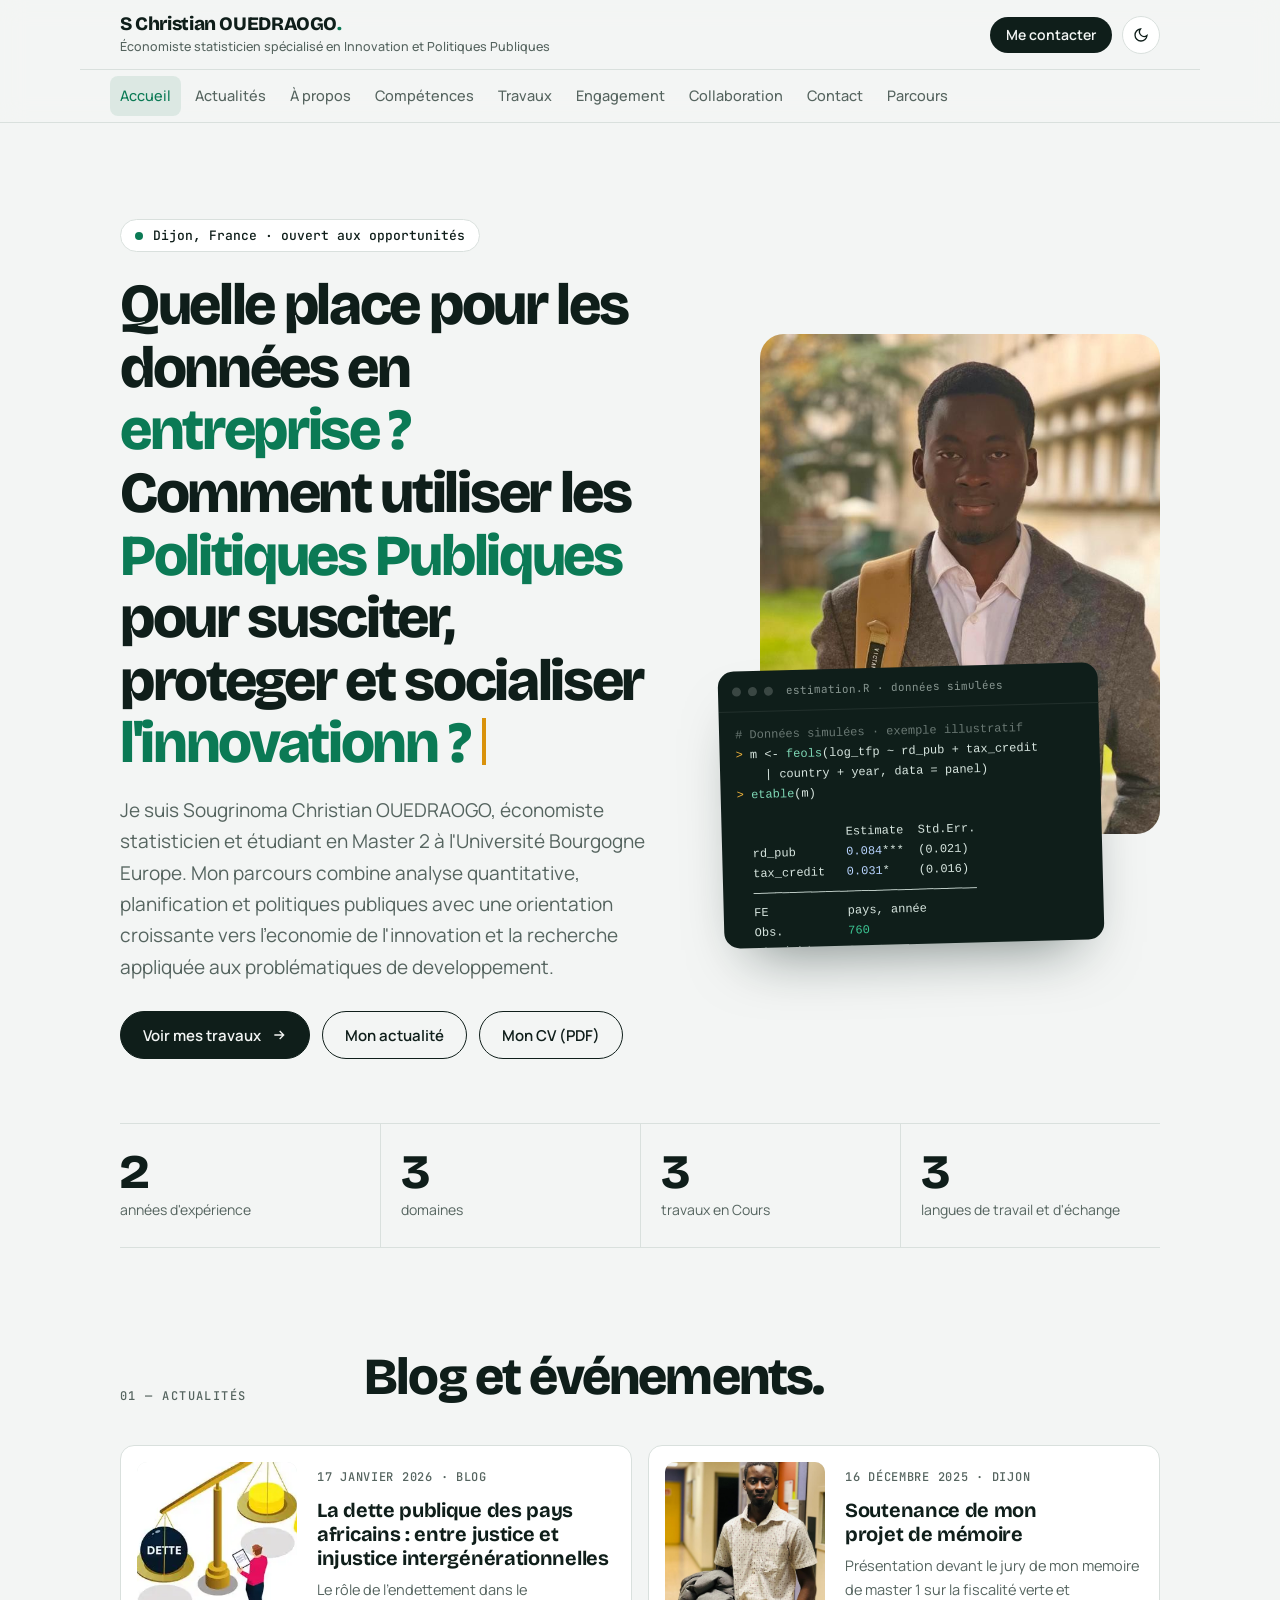
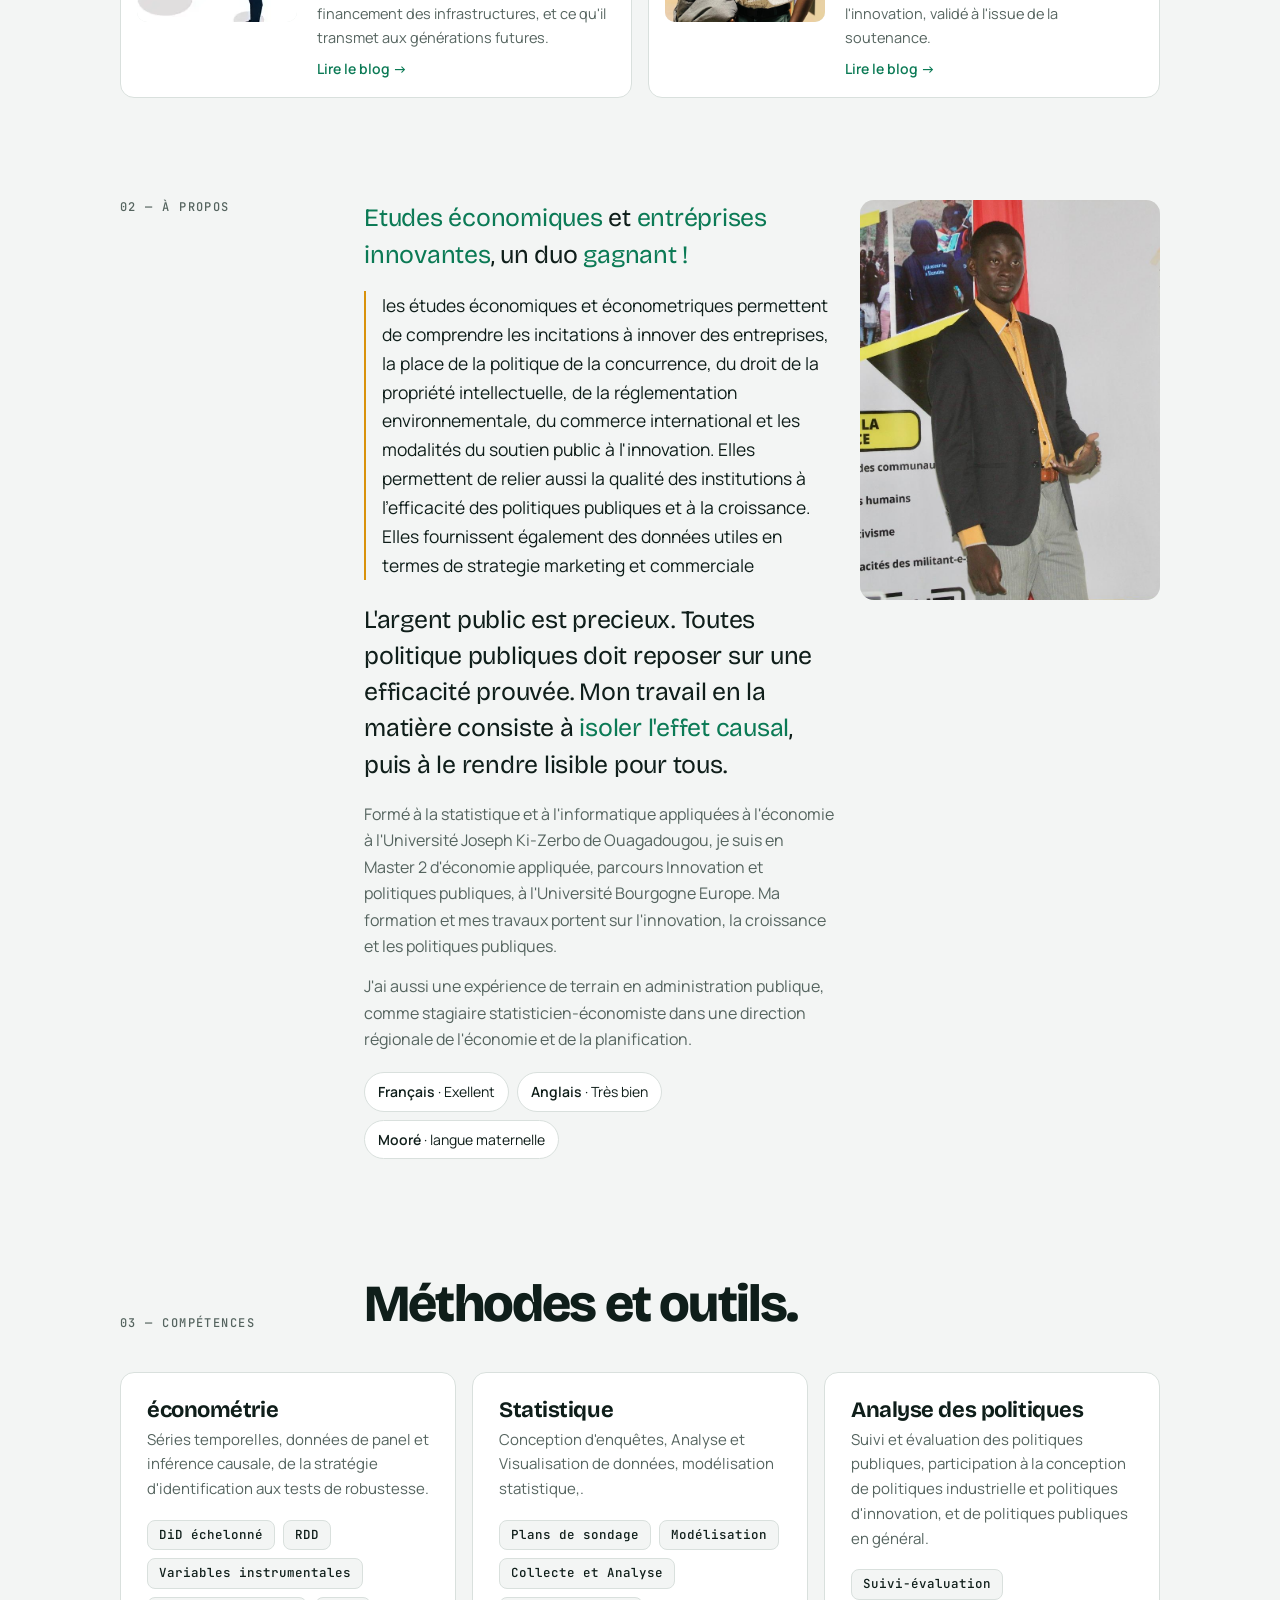
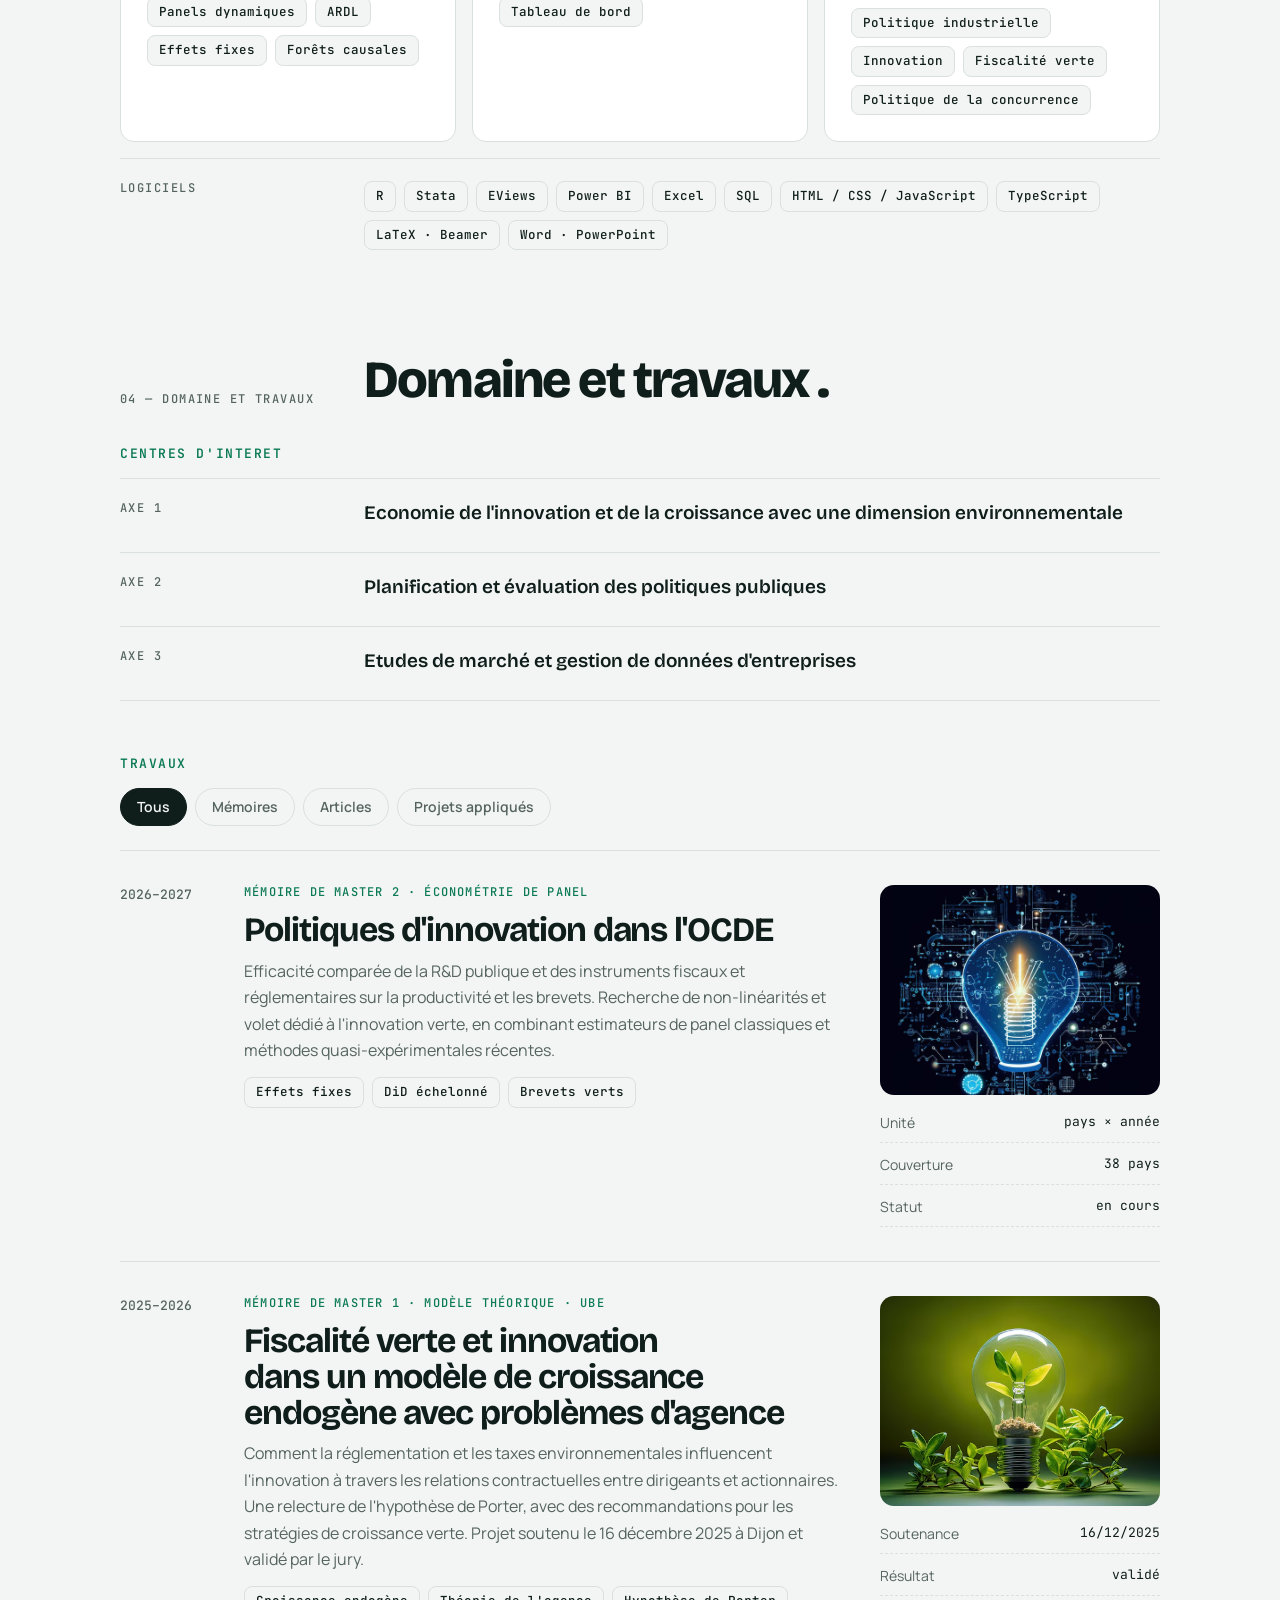
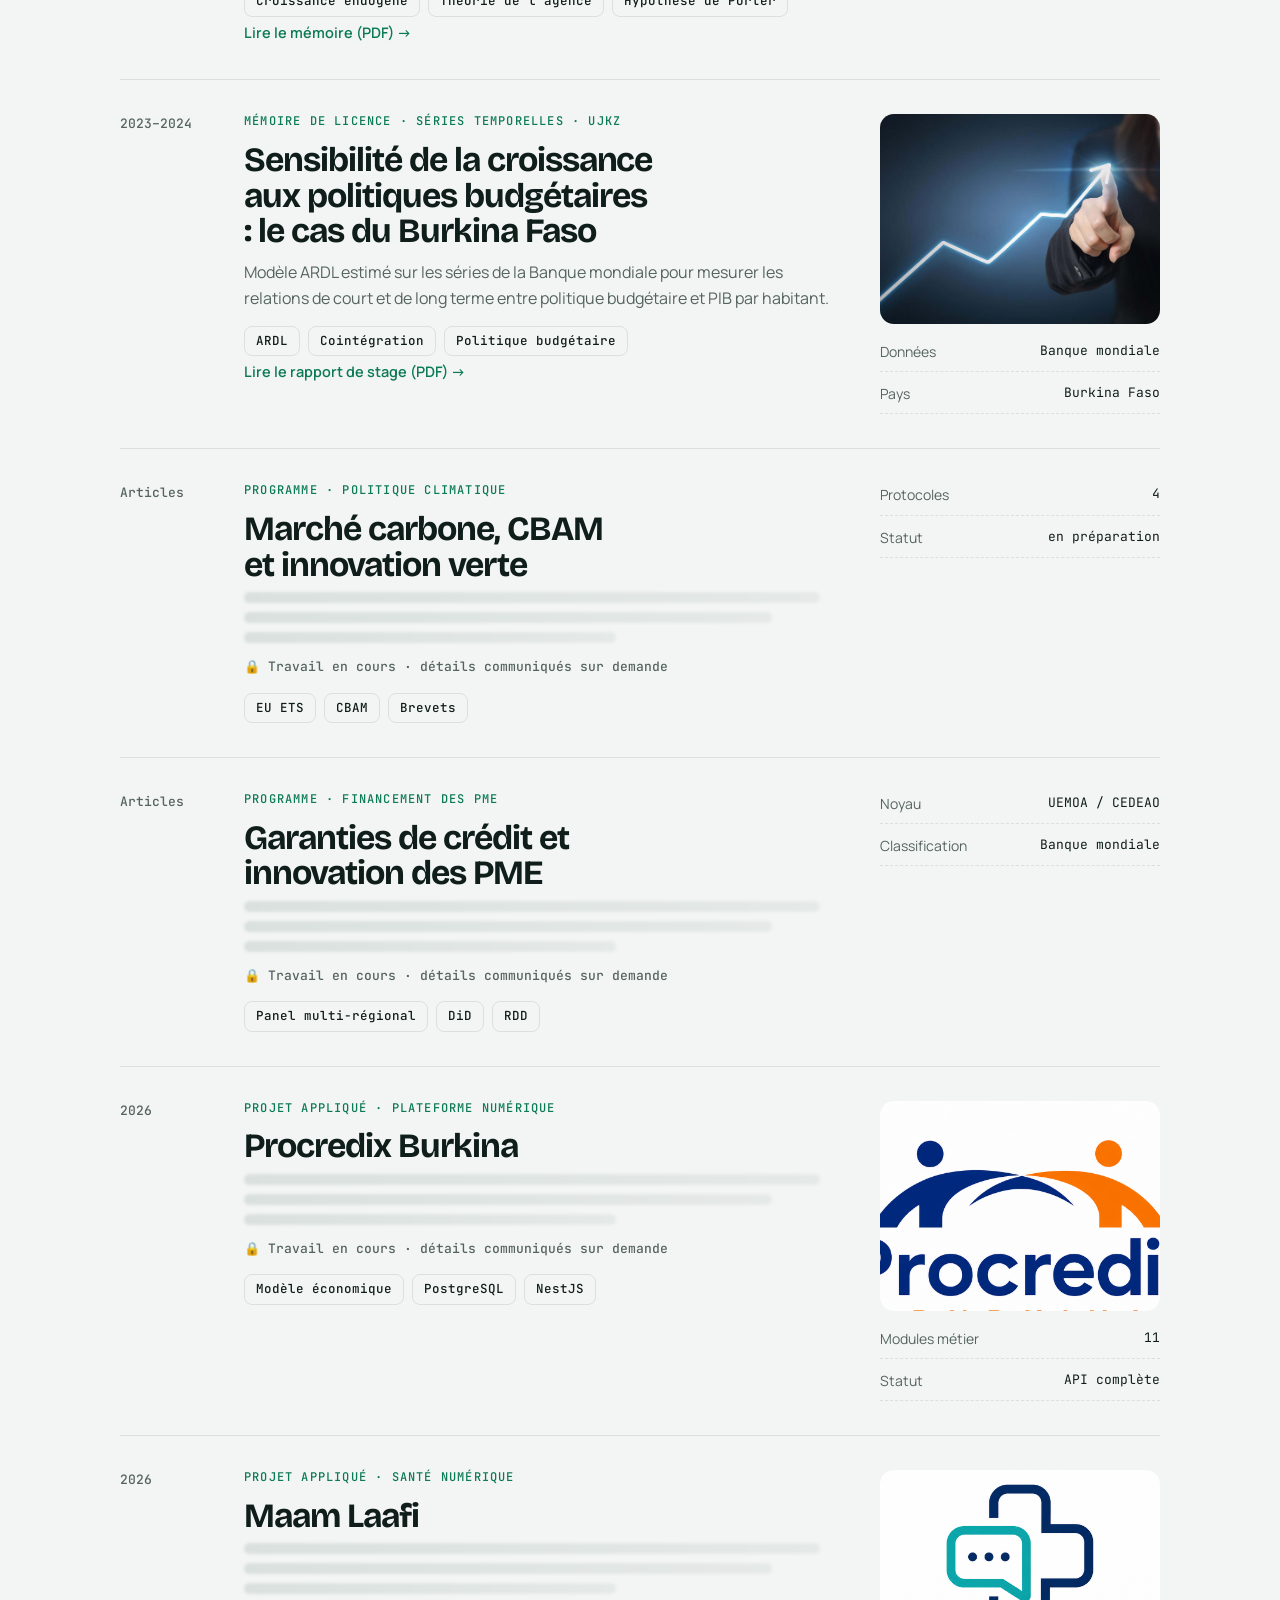
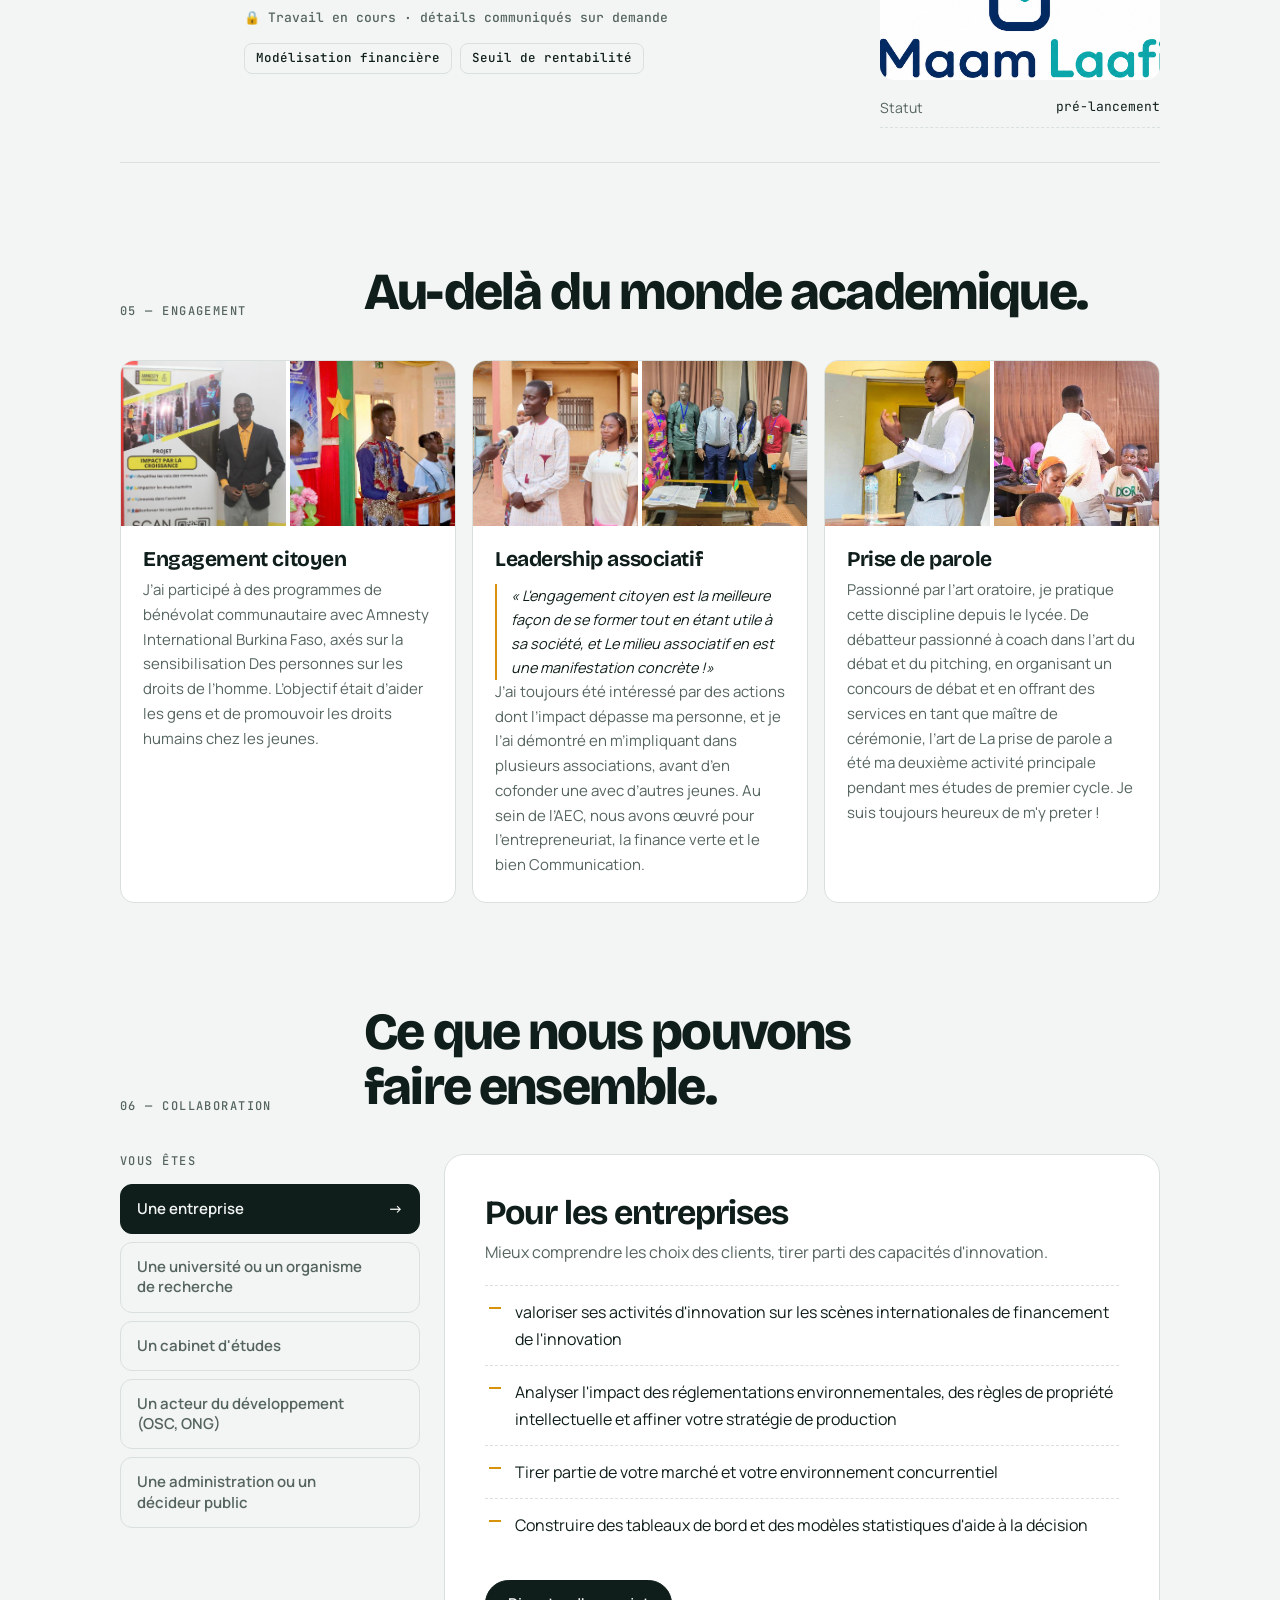
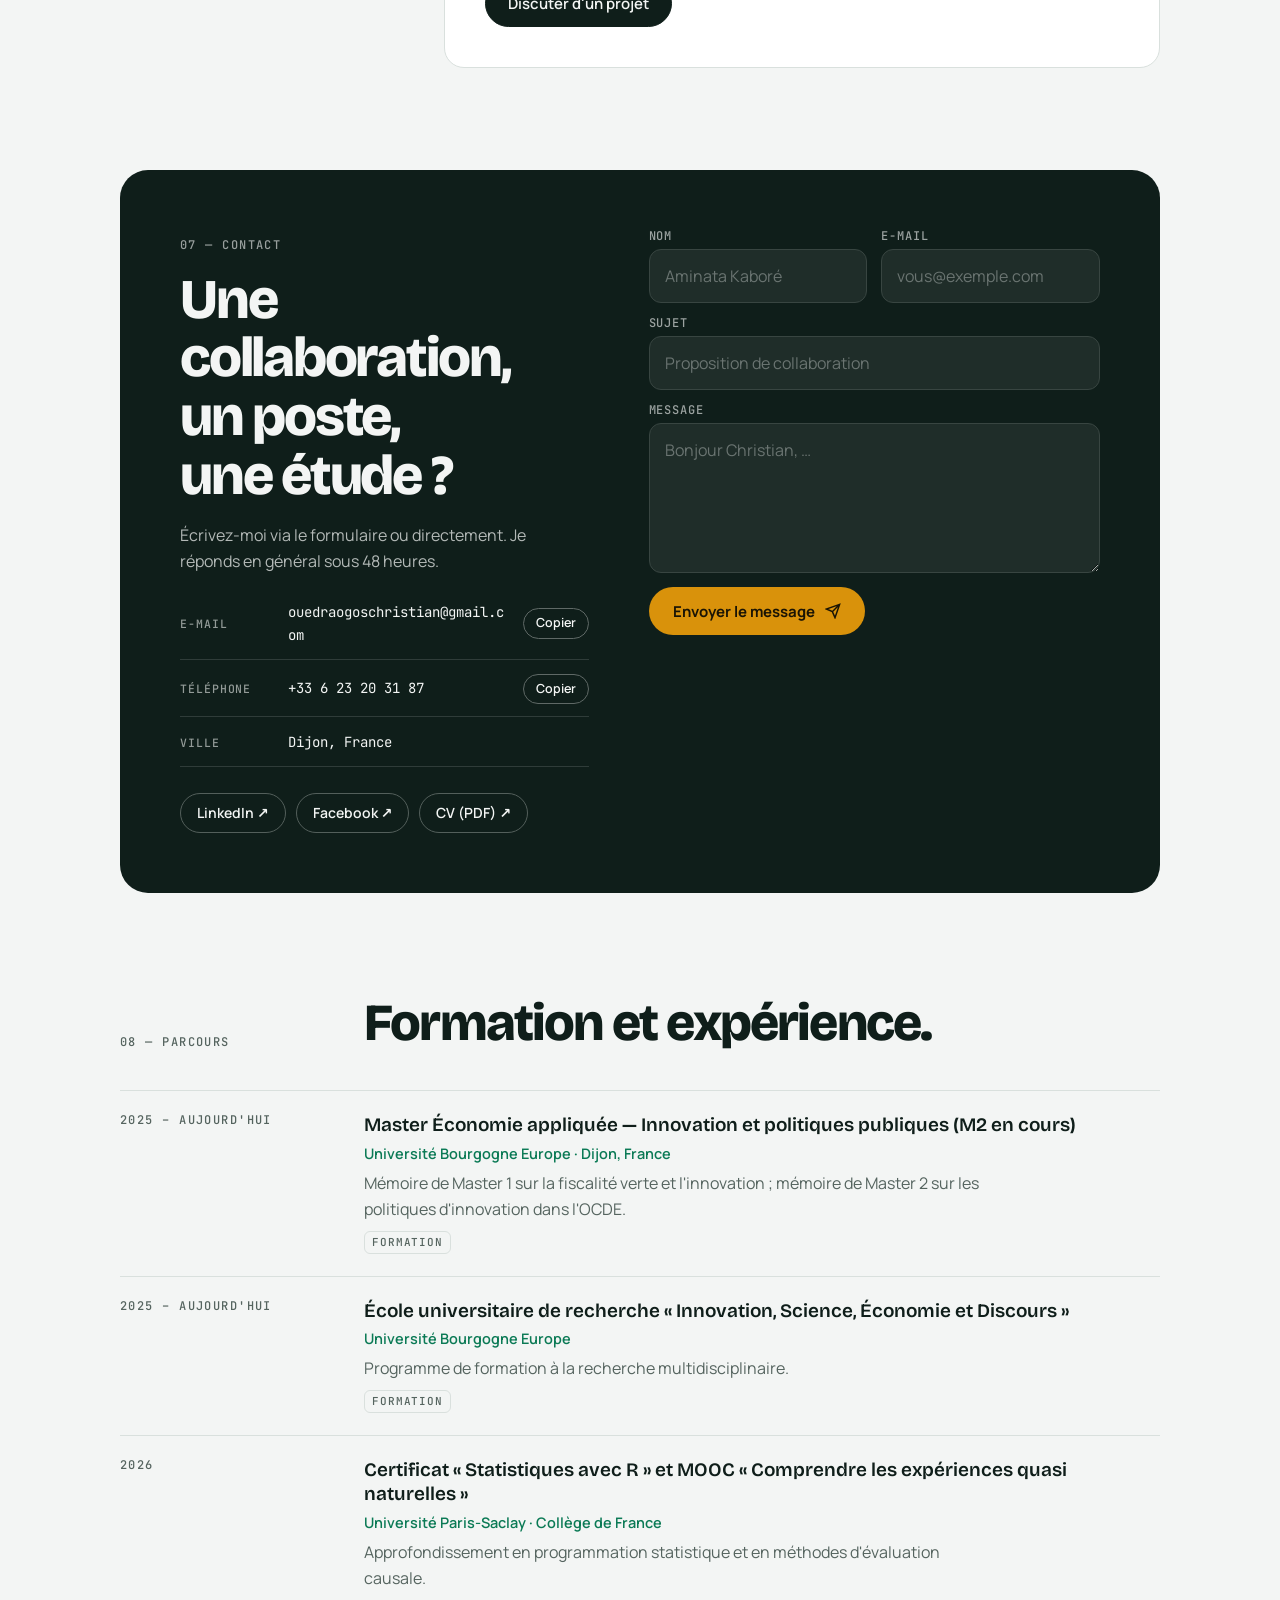
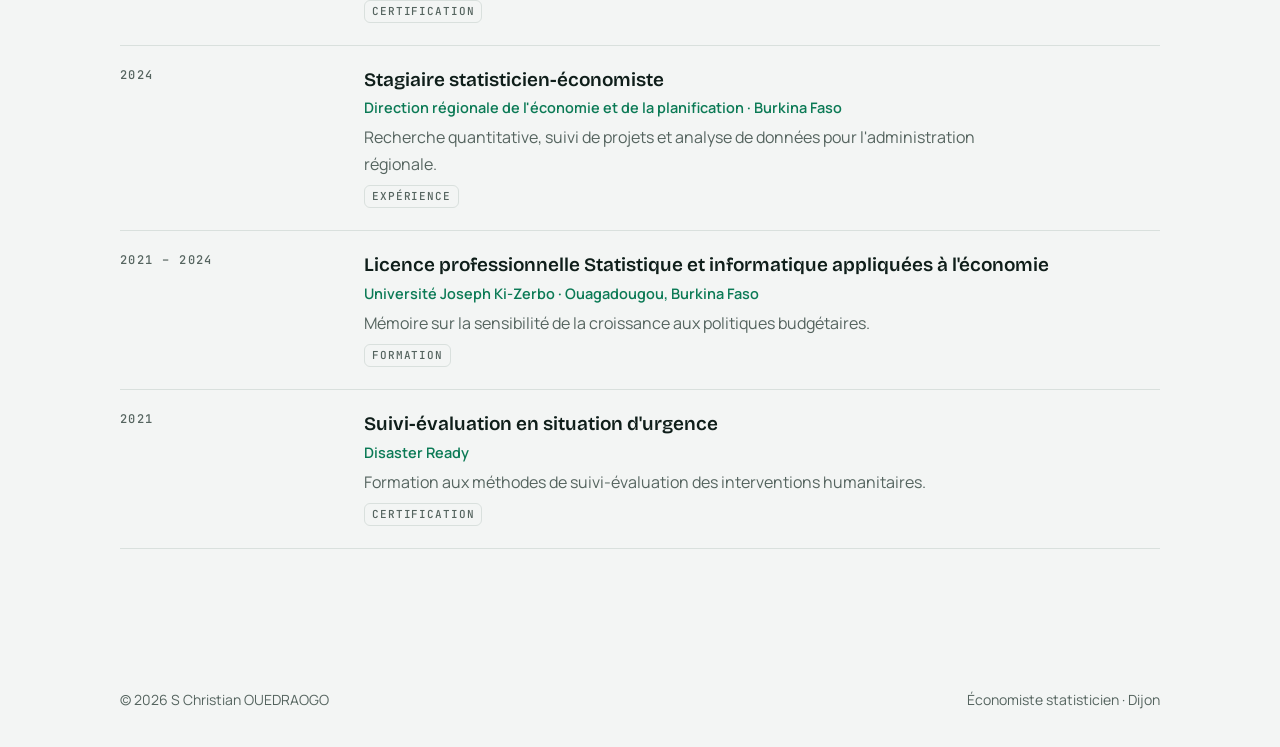
<file: index.html>
<!doctype html>
<html lang="fr">
<head>
<meta charset="utf-8">
<meta name="viewport" content="width=device-width, initial-scale=1, viewport-fit=cover">
<meta name="description" content="S Christian OUEDRAOGO — économiste statisticien spécialisé en innovation et politiques publiques.">
<title>S Christian OUEDRAOGO</title>
<link rel="preconnect" href="https://fonts.googleapis.com">
<link rel="preconnect" href="https://fonts.gstatic.com" crossorigin>
<link rel="stylesheet" href="https://fonts.googleapis.com/css2?family=Bricolage+Grotesque:opsz,wght@12..96,400;12..96,600;12..96,800&family=Manrope:wght@400;500;600;700&family=JetBrains+Mono:wght@400;500&display=swap">
<style>
/* Layout : colonne éditoriale 1120px, hero asymétrique (texte + portrait + sortie d'estimation), sections à étiquettes mono */
:root{
  --bg:#F3F5F4; --surface:#FFFFFF; --ink:#0F1E1A; --muted:#55645F; --line:#D9E0DD;
  --accent:#0B7A55; --accent-ink:#FFFFFF; --sun:#D9920B; --console:#0F1E1A; --console-fg:#D7E5DF;
  --ph:#E6EBE9; --ph-fg:#6B7A75; --deep:#0F1E1A; --on-deep:#F3F5F4;
  --f-display:"Bricolage Grotesque", "Avenir Next", system-ui, sans-serif;
  --f-body:"Manrope", "Segoe UI", system-ui, sans-serif;
  --f-mono:"JetBrains Mono", ui-monospace, "SFMono-Regular", Menlo, monospace;
  --r:14px;
}
@media (prefers-color-scheme: dark){:root:not([data-theme="light"]){
  --bg:#0C1412; --surface:#121D1A; --ink:#E5EEEA; --muted:#93A59E; --line:#22322D;
  --accent:#3CC593; --accent-ink:#06120E; --sun:#F0B43C; --console:#08100E; --console-fg:#CFE2DA;
  --ph:#17241F; --ph-fg:#7F938B; --deep:#E5EEEA; --on-deep:#0C1412; color-scheme:dark}}
:root[data-theme="dark"]{
  --bg:#0C1412; --surface:#121D1A; --ink:#E5EEEA; --muted:#93A59E; --line:#22322D;
  --accent:#3CC593; --accent-ink:#06120E; --sun:#F0B43C; --console:#08100E; --console-fg:#CFE2DA;
  --ph:#17241F; --ph-fg:#7F938B; --deep:#E5EEEA; --on-deep:#0C1412; color-scheme:dark}

*{box-sizing:border-box}
html{scroll-behavior:smooth}
body{background:var(--bg);color:var(--ink);font:16px/1.65 var(--f-body);margin:0;-webkit-font-smoothing:antialiased}
a{color:inherit}
.wrap{max-width:1120px;margin:0 auto;padding-inline:clamp(16px,4vw,40px)}
h1,h2,h3{font-family:var(--f-display);line-height:1.05;margin:0;text-wrap:balance}
.label{font:500 12px/1.3 var(--f-mono);letter-spacing:.12em;text-transform:uppercase;color:var(--muted)}
:focus-visible{outline:2px solid var(--accent);outline-offset:3px;border-radius:6px}
section{padding-block:clamp(56px,8vw,104px);scroll-margin-top:120px}
.head{display:grid;grid-template-columns:220px 1fr;gap:24px;margin-bottom:40px;align-items:end}
.head h2{font-size:clamp(32px,4.4vw,52px);font-weight:800;letter-spacing:-.035em}

/* Emplacements photo : un cadre lisible tant que l'image n'est pas fournie */
.ph{position:relative;margin:0;background:var(--ph);border-radius:var(--r);overflow:hidden;aspect-ratio:4/3;max-width:100%;display:grid;place-items:center;text-align:center;color:var(--ph-fg)}
.ph::before{content:"";position:absolute;inset:10px;border:1.5px dashed color-mix(in srgb,var(--ph-fg) 45%,transparent);border-radius:calc(var(--r) - 6px)}
.ph span{font:500 11.5px/1.5 var(--f-mono);padding:0 18px;position:relative}
.ph span b{display:block;font:600 13px/1.4 var(--f-body);margin-bottom:2px}
.ph img{position:absolute;inset:0;width:100%;height:100%;object-fit:cover}

/* NAV */
nav{position:sticky;top:env(safe-area-inset-top,0px);z-index:10;background:color-mix(in srgb,var(--bg) 84%,transparent);backdrop-filter:blur(12px);border-bottom:1px solid var(--line)}
nav .wrap{display:flex;align-items:center;justify-content:space-between;gap:16px;padding-block:14px}
.logo{text-decoration:none;display:grid;gap:4px;min-width:0}
.logo b{font:800 19px/1.1 var(--f-display);letter-spacing:-.02em}
.logo b span{color:var(--accent)}
.logo small{font:500 12.5px/1.3 var(--f-body);color:var(--muted)}
.actions{display:flex;gap:10px;align-items:center;flex:none}
.cta-s{text-decoration:none;font:600 14px/1 var(--f-body);padding:11px 16px;border-radius:999px;background:var(--ink);color:var(--bg);transition:background .2s,color .2s}
.cta-s:hover{background:var(--accent);color:var(--accent-ink)}
.theme{border:1px solid var(--line);background:var(--surface);color:var(--ink);width:38px;height:38px;border-radius:50%;cursor:pointer;display:grid;place-items:center;flex:none}
nav .linkbar{padding-block:0;border-top:1px solid var(--line)}
.links{display:flex;gap:4px;overflow-x:auto;scrollbar-width:none;padding-block:6px;margin-inline:-10px}
.links::-webkit-scrollbar{display:none}
.links a{flex:none;text-decoration:none;font-weight:500;font-size:14.5px;color:var(--muted);padding:8px 10px;border-radius:8px;transition:color .2s,background .2s;white-space:nowrap}
.links a:hover{color:var(--ink);background:var(--surface)}
.links a.on{color:var(--accent);background:color-mix(in srgb,var(--accent) 10%,transparent)}
@media (max-width:600px){.logo small{font-size:11.5px}.cta-s{display:none}}

/* HERO */
.hero{display:grid;grid-template-columns:1.1fr .9fr;gap:clamp(28px,5vw,64px);align-items:center;padding-block:clamp(44px,8vw,96px) clamp(40px,6vw,64px)}
.hero>*{min-width:0}
.avail{display:inline-flex;align-items:center;gap:10px;font:500 13px/1 var(--f-mono);border:1px solid var(--line);background:var(--surface);padding:9px 14px;border-radius:999px}
.dot{width:8px;height:8px;border-radius:50%;background:var(--accent);animation:pulse 2.2s infinite}
@keyframes pulse{0%{box-shadow:0 0 0 0 color-mix(in srgb,var(--accent) 60%,transparent)}70%,100%{box-shadow:0 0 0 8px transparent}}
.hero h1{font-size:clamp(34px,4.6vw,58px);font-weight:800;letter-spacing:-.04em;line-height:1.08;margin-block:22px 20px}
.hero h1 .swap{color:var(--accent)}
.caret{display:inline-block;width:.06em;height:.8em;background:var(--sun);margin-left:.06em;vertical-align:-.04em;animation:blink 1s steps(1) infinite}
@keyframes blink{50%{opacity:0}}
.lede{font-size:clamp(17px,1.6vw,19px);color:var(--muted);max-width:54ch;margin:0 0 28px}
.btns{display:flex;flex-wrap:wrap;gap:12px}
.btn{display:inline-flex;align-items:center;gap:10px;font:600 15px/1 var(--f-body);padding:15px 22px;border-radius:999px;text-decoration:none;border:1px solid var(--ink);cursor:pointer;transition:transform .2s,background .2s,color .2s,border-color .2s;background:transparent;color:var(--ink)}
.btn:hover{transform:translateY(-2px)}
.btn.primary{background:var(--ink);color:var(--bg)}
.btn.primary:hover{background:var(--accent);border-color:var(--accent);color:var(--accent-ink)}

.visual{position:relative;padding-bottom:110px}
.visual .ph.portrait{aspect-ratio:4/5;border-radius:24px;width:min(100%,400px);margin-left:auto}
.console{position:absolute;left:0;bottom:0;width:min(92%,380px);background:var(--console);color:var(--console-fg);border-radius:16px;font:12px/1.65 var(--f-mono);box-shadow:0 30px 60px -28px rgba(10,30,25,.55);overflow:hidden;transform:rotate(-1.5deg)}
.console header{display:flex;gap:7px;align-items:center;padding:11px 14px;border-bottom:1px solid rgba(255,255,255,.08)}
.console header i{width:9px;height:9px;border-radius:50%;background:rgba(255,255,255,.18)}
.console header span{margin-left:6px;font-size:11px;opacity:.6}
.console pre{margin:0;padding:14px 16px 16px;white-space:pre;overflow-x:auto;height:236px}
.c-m{color:#F0B43C}.c-k{color:#7FD8B6}.c-s{color:#B8D4FF}.c-c{opacity:.45}.c-ok{color:#3CC593}
@media (max-width:860px){.hero{grid-template-columns:1fr}.visual .ph.portrait{margin-inline:auto}.console{left:50%;transform:translateX(-50%) rotate(-1.5deg)}}

/* STATS */
.stats{display:grid;grid-template-columns:repeat(4,1fr);border-block:1px solid var(--line)}
.stat{padding:24px 20px;border-left:1px solid var(--line)}
.stat:first-child{border-left:0;padding-left:0}
.stat b{display:block;font:800 clamp(34px,4vw,48px)/1 var(--f-display);letter-spacing:-.03em;font-variant-numeric:tabular-nums}
.stat span{font-size:14px;color:var(--muted)}
@media (max-width:720px){.stats{grid-template-columns:repeat(2,1fr)}.stat:nth-child(3){border-left:0;padding-left:0}.stat:nth-child(n+3){border-top:1px solid var(--line)}}

/* ABOUT */
.about{display:grid;grid-template-columns:220px 1fr 300px;gap:24px;align-items:start}
.about>*{min-width:0}
.about .big{font:400 clamp(20px,2.1vw,25px)/1.45 var(--f-display);letter-spacing:-.01em;margin:0 0 18px;max-width:38ch}
.about .big em{font-style:normal;color:var(--accent)}
.about .small{color:var(--muted);max-width:62ch;margin:0 0 14px}
.about .small.lead{color:var(--ink);font-size:17.5px;padding-left:16px;border-left:2px solid var(--sun);margin-bottom:22px}
.langs{display:flex;flex-wrap:wrap;gap:8px;margin-top:20px;list-style:none;padding:0}
.langs li{font-size:14px;border:1px solid var(--line);border-radius:999px;padding:7px 13px;background:var(--surface)}
.langs li b{font-weight:600}
@media (max-width:960px){.about{grid-template-columns:1fr}.about .ph{max-width:420px}}

/* SKILLS */
.skills{display:grid;grid-template-columns:repeat(3,1fr);gap:16px}
.skill{background:var(--surface);border:1px solid var(--line);border-radius:var(--r);padding:26px}
.skill h3{font-size:22px;margin-bottom:6px;letter-spacing:-.02em}
.skill p{color:var(--muted);font-size:15px;margin:0 0 18px}
.tags{display:flex;flex-wrap:wrap;gap:8px;list-style:none;padding:0;margin:0}
.tags li{font:500 12.5px/1 var(--f-mono);padding:8px 11px;border-radius:8px;background:var(--bg);border:1px solid var(--line)}
.tools{margin-top:16px;display:grid;grid-template-columns:220px 1fr;gap:24px;padding-top:22px;border-top:1px solid var(--line)}
.tools>*{min-width:0}
@media (max-width:900px){.skills{grid-template-columns:1fr}.tools{grid-template-columns:1fr;gap:12px}}

/* AXES / TIMELINE */
.tl{list-style:none;margin:0;padding:0}
.tl li{display:grid;grid-template-columns:220px 1fr;gap:24px;padding:22px 0;border-top:1px solid var(--line)}
.tl li:last-child{border-bottom:1px solid var(--line)}
.tl li>*{min-width:0}
.tl b{font:600 19px/1.3 var(--f-display);display:block;margin-bottom:4px}
.tl .org{font-size:14.5px;color:var(--accent);font-weight:600;margin-bottom:4px;display:block}
.tl p{margin:0;color:var(--muted);max-width:64ch}
.tl .kind{display:inline-block;font:500 11px/1 var(--f-mono);letter-spacing:.08em;text-transform:uppercase;border:1px solid var(--line);border-radius:6px;padding:5px 7px;margin-top:8px;color:var(--muted)}
@media (max-width:720px){.tl li{grid-template-columns:1fr;gap:6px}.head{grid-template-columns:1fr;gap:12px}}

.sub{font:600 13px/1 var(--f-mono);letter-spacing:.12em;text-transform:uppercase;color:var(--accent);margin:0 0 18px;scroll-margin-top:130px}

/* PROJECTS */
.filters{display:flex;flex-wrap:wrap;gap:8px;margin-bottom:24px}
.filters button{font:600 14px/1 var(--f-body);padding:11px 16px;border-radius:999px;border:1px solid var(--line);background:transparent;color:var(--muted);cursor:pointer;transition:all .2s}
.filters button:hover{color:var(--ink)}
.filters button[aria-pressed="true"]{background:var(--ink);color:var(--bg);border-color:var(--ink)}
.projects{border-top:1px solid var(--line)}
.proj{display:grid;grid-template-columns:96px 1fr 280px;gap:28px;padding:34px 0;border-bottom:1px solid var(--line);transition:background .25s,padding .25s}
.proj>*{min-width:0}
.proj:hover{background:var(--surface);padding-inline:20px}
.proj .yr{font:500 13px/1.6 var(--f-mono);color:var(--muted)}
.proj h3{font-size:clamp(24px,2.8vw,34px);letter-spacing:-.03em;margin-bottom:10px}
.proj p{margin:0 0 14px;color:var(--muted);max-width:60ch}
.proj .kind{font:500 12px/1.3 var(--f-mono);letter-spacing:.1em;text-transform:uppercase;color:var(--accent);margin-bottom:12px;display:block}
.side{display:grid;gap:16px;align-content:start}
.facts{list-style:none;margin:0;padding:0;display:grid;gap:10px}
.facts li{display:flex;justify-content:space-between;gap:12px;font-size:14px;border-bottom:1px dashed var(--line);padding-bottom:8px}
.facts li span:first-child{color:var(--muted)}
.facts li span:last-child{font-family:var(--f-mono);font-size:13px;font-variant-numeric:tabular-nums;text-align:right}
.doc{display:inline-flex;align-items:center;gap:8px;font-weight:600;font-size:14.5px;color:var(--accent);text-decoration:none;margin-top:4px}
.doc:hover{text-decoration:underline}
.proj.hide{display:none}
.redact{display:grid;gap:9px;margin:4px 0 16px;max-width:60ch}
.redact i{display:block;height:11px;border-radius:6px;background:linear-gradient(90deg,var(--line),color-mix(in srgb,var(--line) 55%,var(--bg)),var(--line));background-size:200% 100%;filter:blur(1.5px);animation:shimmer 2.8s linear infinite}
.redact a{margin-top:6px;font:500 13px/1.4 var(--f-mono);color:var(--muted);text-decoration:none}
.redact a:hover{color:var(--accent)}
@keyframes shimmer{to{background-position:-200% 0}}

@media (max-width:900px){.proj{grid-template-columns:1fr;gap:14px}.proj:hover{padding-inline:0;background:transparent}.side .ph{max-width:420px}}

/* ENGAGEMENT */
.engage{display:grid;grid-template-columns:repeat(3,1fr);gap:16px}
.card{background:var(--surface);border:1px solid var(--line);border-radius:var(--r);overflow:hidden;display:flex;flex-direction:column}
.card .pics{display:grid;grid-template-columns:1fr 1fr;gap:4px}
.card .ph{border-radius:0;aspect-ratio:1}
.card .ph::before{inset:8px;border-radius:6px}
.card .body{padding:22px 22px 24px}
.card h3{font-size:21px;letter-spacing:-.02em;margin-bottom:8px}
.card p{margin:0;color:var(--muted);font-size:15px}
.card blockquote{margin:14px 0 0;padding-left:14px;border-left:2px solid var(--sun);font-size:14.5px;font-style:italic}
@media (max-width:900px){.engage{grid-template-columns:1fr}}

/* BLOG */
.posts{display:grid;grid-template-columns:repeat(2,1fr);gap:16px}
.post{display:grid;grid-template-columns:160px 1fr;gap:20px;background:var(--surface);border:1px solid var(--line);border-radius:var(--r);padding:16px;transition:transform .2s,border-color .2s}
.read{margin-top:12px;font:600 14px/1 var(--f-body);color:var(--accent);background:none;border:0;padding:0;cursor:pointer}
.read:hover{text-decoration:underline}
.reader{width:min(720px,calc(100% - 32px));max-height:min(86vh,900px);border:1px solid var(--line);border-radius:22px;background:var(--surface);color:var(--ink);padding:clamp(24px,4vw,44px);box-shadow:0 40px 80px -30px rgba(0,0,0,.45)}
.reader::backdrop{background:rgba(8,16,14,.55);backdrop-filter:blur(4px)}
.reader h2{font-size:clamp(26px,3.4vw,36px);letter-spacing:-.03em;margin:12px 0 20px}
.reader time{font:500 12px/1 var(--f-mono);color:var(--muted);letter-spacing:.06em;text-transform:uppercase}
.reader .ph{margin-bottom:22px;aspect-ratio:16/9}
.reader p{font-size:17px;line-height:1.75;margin:0 0 16px;max-width:65ch}
.reader .close{position:sticky;top:0;float:right;width:38px;height:38px;border-radius:50%;border:1px solid var(--line);background:var(--bg);color:var(--ink);cursor:pointer;font-size:15px}
.post:hover{transform:translateY(-3px);border-color:var(--accent)}
.post>*{min-width:0}
.post .ph{aspect-ratio:1;border-radius:10px}
.post time{font:500 12px/1 var(--f-mono);color:var(--muted);letter-spacing:.06em;text-transform:uppercase}
.post h3{font-size:20px;letter-spacing:-.015em;margin:10px 0 8px;line-height:1.2}
.post p{margin:0;color:var(--muted);font-size:14.5px}
@media (max-width:900px){.posts{grid-template-columns:1fr}}
@media (max-width:460px){.post{grid-template-columns:1fr}.post .ph{aspect-ratio:16/9}}

/* COLLABORATION */
.collab{display:grid;grid-template-columns:300px 1fr;gap:24px;align-items:start}
.collab>*{min-width:0}
.who{display:grid;gap:8px}
.who .label{margin-bottom:6px}
.who button{text-align:left;font:600 15px/1.35 var(--f-body);padding:14px 16px;border-radius:12px;border:1px solid var(--line);background:transparent;color:var(--muted);cursor:pointer;transition:all .2s;display:flex;justify-content:space-between;gap:10px;align-items:center}
.who button::after{content:"→";opacity:0;transition:opacity .2s,transform .2s;transform:translateX(-4px)}
.who button:hover{color:var(--ink);border-color:var(--ink)}
.who button[aria-selected="true"]{background:var(--ink);color:var(--bg);border-color:var(--ink)}
.who button[aria-selected="true"]::after{opacity:1;transform:none}
.pane{background:var(--surface);border:1px solid var(--line);border-radius:20px;padding:clamp(24px,4vw,40px);animation:fade .35s ease}
.pane h3{font-size:clamp(26px,3vw,34px);letter-spacing:-.03em;margin-bottom:8px}
.pane>p{color:var(--muted);margin:0 0 20px}
.pane ul{list-style:none;margin:0 0 28px;padding:0;display:grid;gap:0}
.pane li{padding:13px 0 13px 30px;border-top:1px dashed var(--line);position:relative}
.pane li::before{content:"";position:absolute;left:4px;top:21px;width:12px;height:2px;background:var(--sun)}
@keyframes fade{from{opacity:.001;transform:translateY(6px)}to{opacity:1;transform:none}}
@media (max-width:860px){.collab{grid-template-columns:1fr}}

/* CONTACT */
.contact{background:var(--deep);color:var(--on-deep);border-radius:28px;padding:clamp(26px,5vw,60px);display:grid;grid-template-columns:.95fr 1.05fr;gap:clamp(28px,5vw,60px)}
.contact>*{min-width:0}
.contact h2{font-size:clamp(34px,4.6vw,56px);font-weight:800;letter-spacing:-.04em;margin:14px 0 16px}
.contact .label{color:color-mix(in srgb,var(--on-deep) 60%,var(--deep))}
.contact .intro{color:color-mix(in srgb,var(--on-deep) 72%,var(--deep));margin:0 0 26px}
.coords{list-style:none;margin:0 0 26px;padding:0;display:grid;gap:14px}
.coords li{display:grid;grid-template-columns:96px 1fr auto;gap:12px;align-items:center;font-size:15px;padding-bottom:12px;border-bottom:1px solid color-mix(in srgb,var(--on-deep) 14%,var(--deep))}
.coords li>*{min-width:0}
.coords .k{font:500 11.5px/1 var(--f-mono);letter-spacing:.08em;text-transform:uppercase;color:color-mix(in srgb,var(--on-deep) 58%,var(--deep))}
.coords .v{font-family:var(--f-mono);font-size:14px;word-break:break-word}
.copy{font:600 12.5px/1 var(--f-body);padding:8px 12px;border-radius:999px;border:1px solid color-mix(in srgb,var(--on-deep) 35%,var(--deep));background:transparent;color:var(--on-deep);cursor:pointer}
.socials{display:flex;flex-wrap:wrap;gap:10px}
.socials a{font:600 14px/1 var(--f-body);text-decoration:none;padding:12px 16px;border-radius:999px;border:1px solid color-mix(in srgb,var(--on-deep) 30%,var(--deep));transition:background .2s,color .2s}
.socials a:hover{background:var(--on-deep);color:var(--deep)}
form{display:grid;gap:14px;align-content:start}
.row{display:grid;grid-template-columns:1fr 1fr;gap:14px}
.field{display:grid;gap:7px}
.field label{font:500 12px/1 var(--f-mono);letter-spacing:.08em;text-transform:uppercase;color:color-mix(in srgb,var(--on-deep) 62%,var(--deep))}
.field input,.field textarea{width:100%;font:16px/1.5 var(--f-body);color:var(--on-deep);background:color-mix(in srgb,var(--on-deep) 7%,var(--deep));border:1px solid color-mix(in srgb,var(--on-deep) 18%,var(--deep));border-radius:12px;padding:14px 15px;transition:border-color .2s}
.field input::placeholder,.field textarea::placeholder{color:color-mix(in srgb,var(--on-deep) 40%,var(--deep))}
.field input:focus,.field textarea:focus{outline:none;border-color:var(--sun)}
.field textarea{min-height:150px;resize:vertical}
.hp{position:absolute;left:-9999px}
.send{justify-self:start;background:var(--sun);color:#1A1405;border:0;font:700 15px/1 var(--f-body);padding:16px 24px;border-radius:999px;cursor:pointer;display:inline-flex;gap:10px;align-items:center;transition:transform .2s}
.send:hover{transform:translateY(-2px)}
.send[disabled]{opacity:.6;cursor:progress;transform:none}
.status{font-size:14px;margin:0;min-height:1.4em}
.status.ok{color:#7FE0B8}.status.err{color:#FFB4A3}
@media (max-width:860px){.contact{grid-template-columns:1fr}}
@media (max-width:520px){.row{grid-template-columns:1fr}.coords li{grid-template-columns:1fr auto}.coords .k{grid-column:1/-1}}

footer .wrap{display:flex;justify-content:space-between;flex-wrap:wrap;gap:12px;padding-block:36px;color:var(--muted);font-size:14px}

/* entrée animée — l'état de repos reste visible */
.rise{animation:rise .9s cubic-bezier(.2,.7,.2,1) both}
.d1{animation-delay:.08s}.d2{animation-delay:.18s}.d3{animation-delay:.28s}.d4{animation-delay:.4s}
@keyframes rise{from{transform:translateY(18px);opacity:.001}to{transform:none;opacity:1}}
@media (prefers-reduced-motion:reduce){*,*::before,*::after{animation:none!important;transition:none!important}html{scroll-behavior:auto}}
</style>
</head>
<body>

<nav>
  <div class="wrap">
    <a class="logo" href="#top"><b>S Christian OUEDRAOGO<span>.</span></b><small>Économiste statisticien spécialisé en Innovation et Politiques Publiques</small></a>
    <div class="actions">
      <a href="#contact" class="cta-s">Me contacter</a>
      <button class="theme" id="themeBtn" type="button" aria-label="Changer de thème">
        <svg width="16" height="16" viewBox="0 0 24 24" fill="none" stroke="currentColor" stroke-width="2"><path d="M21 12.8A9 9 0 1 1 11.2 3a7 7 0 0 0 9.8 9.8z"/></svg>
      </button>
    </div>
  </div>
  <div class="wrap linkbar">
    <div class="links" aria-label="Sections du site">
      <a href="#top">Accueil</a>
      <a href="#actus">Actualités</a>
      <a href="#about">À propos</a>
      <a href="#competences">Compétences</a>
      <a href="#recherche">Travaux</a>
      <a href="#engagement">Engagement</a>
      <a href="#collaboration">Collaboration</a>
      <a href="#contact">Contact</a>
      <a href="#parcours">Parcours</a>
    </div>
  </div>
</nav>

<main id="top">
  <div class="wrap">
    <header class="hero">
      <div>
        <span class="avail rise"><i class="dot"></i>Dijon, France · ouvert aux opportunités</span>
        <h1 class="rise d1">Quelle place pour les données en <span class="swap">entreprise ?</span> Comment  utiliser les <span class="swap">Politiques Publiques</span> pour susciter, proteger et socialiser <span class="swap">l'innovationn ?</span> <span class="caret" aria-hidden="true"></span></h1>
        <p class="lede rise d2">Je suis Sougrinoma Christian OUEDRAOGO, économiste statisticien et  étudiant en Master 2 à l'Université Bourgogne Europe. Mon parcours combine analyse quantitative, planification et politiques publiques avec une orientation croissante vers l'economie de l'innovation et la recherche appliquée aux problématiques de developpement.</p>
        <div class="btns rise d3">
          <a class="btn primary" href="#projets">Voir mes travaux
            <svg width="16" height="16" viewBox="0 0 24 24" fill="none" stroke="currentColor" stroke-width="2"><path d="M5 12h14M13 6l6 6-6 6"/></svg></a>
          <a class="btn" href="#actus">Mon actualité</a>
          <a class="btn" href="documents/CV.pdf" target="_blank" rel="noopener">Mon CV (PDF)</a>
        </div>
      </div>
      <div class="visual rise d4">
        <figure class="ph portrait"><img src="images/ojtrf.jpeg" alt="Portrait de S Christian OUEDRAOGO"> </figure>
        <div class="console" aria-label="Exemple illustratif de sortie d'estimation">
          <header><i></i><i></i><i></i><span>estimation.R · données simulées</span></header>
          <pre id="term"></pre>
        </div>
      </div>
    </header>

    <div class="stats">
      <div class="stat"><b data-count="2">2</b><span>années d'expérience</span></div>
      <div class="stat"><b data-count="3">3</b><span>domaines </span></div>
      <div class="stat"><b data-count="3">3</b><span>travaux en Cours</span></div>
      <div class="stat"><b data-count="3">3</b><span>langues de travail et d'échange</span></div>
    </div>

    <section id="actus">
      <div class="head"><span class="label">01 — Actualités</span><h2>Blog et événements.</h2></div>
      <div class="posts">
        <article class="post">
          <figure class="ph"><img src="images/det.webp" alt="Illustration du billet sur la dette publique"></figure>
          <div>
            <time datetime="2026-01-17">17 janvier 2026 · Blog</time>
            <h3>La dette publique des pays africains : entre justice et injustice intergénérationnelles</h3>
            <p>Le rôle de l'endettement dans le financement des infrastructures, et ce qu'il transmet aux générations futures.</p>
            <button class="read" type="button" data-open="post-dette">Lire le blog →</button>
          </div>
        </article>
        <article class="post">
          <figure class="ph"><img src="images/yhjkk.jpeg" alt="Soutenance du projet de mémoire à Dijon"></figure>
          <div>
            <time datetime="2025-12-16">16 décembre 2025 · Dijon</time>
            <h3>Soutenance de mon projet de mémoire</h3>
            <p>Présentation devant le jury de mon memoire de master 1 sur la fiscalité verte et l'innovation, validé à l'issue de la soutenance.</p>
            <button class="read" type="button" data-open="post-soutenance">Lire le blog →</button>
          </div>
        </article>
      </div>

      <dialog class="reader" id="post-dette" aria-labelledby="h-dette">
        <button class="close" type="button" aria-label="Fermer">✕</button>
        <time datetime="2026-01-17">17 janvier 2026 · Blog</time>
        <h2 id="h-dette">La dette publique des pays africains : entre justice et injustice intergénérationnelles</h2>
        <figure class="ph"><img src="images/det.webp" alt=""></figure>
        <p>La question de la dette publique fait l’objet de nombreux débats dans les pays africains. Aujourd’hui, de plus en plus de voix s’élèvent dans le public Opinion pour la condamner. Cependant, certains témoignent lors de ce procès sur la dette publique sans réelle connaissance du sujet. C’est pourquoi je m’intéresse à la question de ce blog, avec une approche scientifique mais littérale, afin de contribuer au débat, et potentiellement donner mon point de vue sur les choses. En effet, la dette est paradoxalement bien plus importante que On pourrait penser. Pour commencer, la sagesse commune concernant la dette publique est l’interprétation selon laquelle elle est positive dans la mesure où cela permet à l’État d’investir, ce qui crée des revenus pour les ménages, qui commencent alors à consommer, ce qui crée des marchés pour les entreprises, qui investissent à leur tour. La croissance est stimulée par le ricochet. C’est ce que l’économie néoclassique nous enseigne, notamment via le multiplicateur keynésien. L’idée d’effet négatif provient de certaines extensions de Ricardo, pour lesquelles les agents économiques sont capables d’épargner au lieu de consommer, en prévision de futures hausses d’impôts, destinées à rembourser la dette. Ça casse littéralement le cycle keynésien, et des débats existent sur ce sujet. Même si la majorité des populations africaines remplissent la condition d’illusion monétaire, un effet relativement négatif de la dette est encore observé en Afrique, et le débat est toujours en cours. Pourtant, une dette bien comprise reste une Levier pour la croissance. Cela dépend de la manière dont les fonds sont investis. Il n’est pas rare d’entendre que la dette oblige les générations futures à payer des montants qu’ils n’ont pas engagés. Mais si la dette est bien investie, elle ne devient, en ce sens, qu’un outil de justice intergénérationnelle. En effet, ces générations bénéficieront de meilleures infrastructures, de meilleurs systèmes, sans avoir eu à y contribuer. Une dette utilisée pour construire une route augmente en avance les marges des générations futures, en réduisant les coûts de transport. L’absence d’une certaine installation peut compliquer la situation de la génération actuelle, obligeant certains à abandonner. Cette installation, créée par la dette, facilitera les choses pour la prochaine génération. Il est normal qu’ils en paient le prix. À mon avis, C’est un avantage majeur de la dette bien utilisée. Cela nous permet de surmonter le temps. Si une infrastructure ne peut pas être construite et rentable à l’intérieur Une génération, quelle incitation la génération actuelle a-t-elle à la considérer ? Si la génération future viendrait une génération Commencer à travailler plus tôt ? La dette nous permet d’inviter l’avenir dans le présent, lui donnant un avantage temporel. Cela soulève la question : comment savoir ce dont les générations futures auront besoin ? Une fois de plus, nous abordons le débat sur l’utilisation efficace de la dette. Avant tout, la dette doit être entièrement investie. Si une partie est détournée, elle devient un problème sérieux pour l’avenir. Si un investissement en dette ne produit pas de résultats, l’avenir paie pour les erreurs de la présent. Par conséquent, il doit être investi dans des secteurs clés qui stimulent l’économie, en utilisant une recherche et une méthodologie solides. Autres Les méthodes d’investissement existent, mais celles financées par la dette doivent être résolument tournées vers l’avenir, sans se concentrer sur les besoins immédiats Ces besoins peuvent être nobles. Faciliter la vie aujourd’hui doit se faire avec les fonds d’aujourd’hui, pas avec ceux de l’avenir. La dette doit également être constante ajusté en fonction des recettes fiscales afin d’assurer une équité intergénérationnelle complète. Il est également essentiel d’éviter d’emprunter Devises étrangères. Même si un euro vaut 655 francs CFA, il est préférable qu’un pays d’Afrique de l’Ouest française (AOF) le fasse Je dois 655 francs CFA au lieu d’un euro, car il n’y a aucune garantie de stabilité du taux de change. Le dernier point à surveiller concerne le fardeau de la dette. Il est crucial de reconnaître l’importance de le contenir afin d’éviter qu’il ne décourage l’investissement privé.

</p>
      </dialog>

      <dialog class="reader" id="post-soutenance" aria-labelledby="h-sout">
        <button class="close" type="button" aria-label="Fermer">✕</button>
        <time datetime="2025-12-16">16 décembre 2025 · Dijon</time>
        <h2 id="h-sout">Soutenance de mon  mémoire de laster 1 : une recherche autour de l'hypothèse de Porter</h2>
        <figure class="ph"><img src="images/yhjkk.jpeg" alt=""></figure>
        <p>Le 16 décembre 2025, à Dijon, j'ai présenté devant le jury mon projet de mémoire de Master consacré à l'hypothèse de Porter, selon laquelle une réglementation environnementale bien conçue peut stimuler l'innovation des entreprises.</p>
        <p>Le projet propose un regard nouveau sur cette hypothèse, en s'intéressant aux mécanismes par lesquels la réglementation environnementale conduit les actionnaires à modifier la structure contractuelle qui les lie aux dirigeants, et par là les incitations à innover. Le travail s'inscrit dans un modèle de croissance endogène avec problèmes d'agence.</p>
        <p>Le jury a validé le projet, qui a été mené à son terme au cours de l'année universitaire.</p>
        <a class="doc" href="documents/MEMOIRE.pdf" target="_blank" rel="noopener">Lire le mémoire (PDF) →</a>
      </dialog>
    </section>

    <section id="about" style="padding-top:0">
      <div class="about">
        <span class="label">02 — À propos</span>
        <div>
          <p class="big"> <em>Etudes économiques</em> et  <em>entréprises innovantes</em>, un duo <em>gagnant !</em> </p>
          <p class="small lead">les études économiques et économetriques permettent de comprendre les incitations à innover des entreprises, la place de la politique de la concurrence, du droit de la propriété intellectuelle, de la réglementation environnementale, du commerce international et les modalités du soutien public à l'innovation. Elles permettent de  relier aussi la qualité des institutions à l'efficacité des politiques publiques et à la croissance. Elles fournissent également des données utiles en termes de strategie marketing et commerciale</p>
          <p class="big">L'argent public est precieux. Toutes politique publiques doit reposer sur une efficacité prouvée. Mon travail en la matière consiste à <em>isoler l'effet causal</em>, puis à le rendre lisible pour tous.</p>
          <p class="small">Formé à la statistique et à l'informatique appliquées à l'économie à l'Université Joseph Ki-Zerbo de Ouagadougou, je suis en Master 2 d'économie appliquée, parcours Innovation et politiques publiques, à l'Université Bourgogne Europe. Ma formation et mes travaux portent sur l'innovation, la croissance et les politiques publiques.</p>
          <p class="small">J'ai aussi une expérience de terrain en administration publique, comme stagiaire statisticien-économiste dans une direction régionale de l'économie et de la planification.</p>
          <ul class="langs" aria-label="Langues">
            <li><b>Français</b> · Exellent</li>
            <li><b>Anglais</b> · Très bien</li>
            <li><b>Mooré</b> · langue maternelle</li>
          </ul>
        </div>
        <figure class="ph" style="aspect-ratio:3/4"><img src="images/oigbdf.jpeg" alt="S Christian OUEDRAOGO"></figure>
      </div>
    </section>

    <section id="competences" style="padding-top:0">
      <div class="head"><span class="label">03 — Compétences</span><h2>Méthodes et outils.</h2></div>
      <div class="skills">
        <article class="skill">
          <h3>économétrie</h3>
          <p>Séries temporelles, données de panel et inférence causale, de la stratégie d'identification aux tests de robustesse.</p>
          <ul class="tags"><li>DiD échelonné</li><li>RDD</li><li>Variables instrumentales</li><li>Panels dynamiques</li><li>ARDL</li><li>Effets fixes</li><li>Forêts causales</li></ul>
        </article>
        <article class="skill">
          <h3>Statistique</h3>
          <p>Conception d'enquêtes, Analyse et Visualisation de données, modélisation statistique,.</p>
          <ul class="tags"><li>Plans de sondage</li><li>Modélisation</li><li>Collecte et Analyse</li><li>Tableau de bord</li></ul>
        </article>
        <article class="skill">
          <h3>Analyse des politiques</h3>
          <p>Suivi et évaluation des politiques publiques, participation à la conception de politiques industrielle et politiques d'innovation, et de politiques publiques en général.</p>
          <ul class="tags"><li>Suivi-évaluation</li><li>Politique industrielle</li><li>Innovation</li><li>Fiscalité verte</li><li>Politique de la concurrence</li></ul>
        </article>
      </div>
      <div class="tools">
        <span class="label">Logiciels</span>
        <ul class="tags"><li>R</li><li>Stata</li><li>EViews</li><li>Power BI</li><li>Excel</li><li>SQL</li><li>HTML / CSS / JavaScript</li><li>TypeScript</li><li>LaTeX · Beamer</li><li>Word · PowerPoint</li></ul>
      </div>
    </section>

    <section id="recherche" style="padding-top:0">
      <div class="head"><span class="label">04 — Domaine et travaux </span><h2>Domaine et travaux  .</h2></div>
      <h3 class="sub">Centres d'interet</h3>
      <ol class="tl">
        <li><span class="label">Axe 1</span><div><b>Economie de l'innovation et de la croissance avec une dimension environnementale</b><p></p></div></li>
        <li><span class="label">Axe 2</span><div><b>Planification et évaluation des politiques publiques</b></div></li>
        <li><span class="label">Axe 3</span><div><b>Etudes de marché et gestion de données d'entreprises</b></div></li>
        
      </ol>

      <h3 class="sub" id="projets" style="margin-top:56px">Travaux</h3>
      <div class="filters" role="group" aria-label="Filtrer les travaux">
        <button type="button" data-f="all" aria-pressed="true">Tous</button>
        <button type="button" data-f="memoire" aria-pressed="false">Mémoires</button>
        <button type="button" data-f="article" aria-pressed="false">Articles</button>
        <button type="button" data-f="applied" aria-pressed="false">Projets appliqués</button>
      </div>
      <div class="projects">
        <article class="proj" data-k="memoire">
          <span class="yr">2026–2027</span>
          <div>
            <span class="kind">Mémoire de Master 2 · Économétrie de panel</span>
            <h3>Politiques d'innovation dans l'OCDE</h3>
            <p>Efficacité comparée de la R&D publique et des instruments fiscaux et réglementaires sur la productivité et les brevets. Recherche de non-linéarités et volet dédié à l'innovation verte, en combinant estimateurs de panel classiques et méthodes quasi-expérimentales récentes.</p>
            <ul class="tags"><li>Effets fixes</li><li>DiD échelonné</li><li>Brevets verts</li></ul>
          </div>
          <div class="side">
            <figure class="ph"><img src="images/memoire-m2.avif" alt="Illustration du mémoire de Master 2"></figure>
            <ul class="facts">
              <li><span>Unité</span><span>pays × année</span></li>
              <li><span>Couverture</span><span>38 pays</span></li>
              <li><span>Statut</span><span>en cours</span></li>
            </ul>
          </div>
        </article>
        <article class="proj" data-k="memoire">
          <span class="yr">2025–2026</span>
          <div>
            <span class="kind">Mémoire de Master 1 · Modèle théorique · UBE</span>
            <h3>Fiscalité verte et innovation dans un modèle de croissance endogène avec problèmes d'agence</h3>
            <p>Comment la réglementation et les taxes environnementales influencent l'innovation à travers les relations contractuelles entre dirigeants et actionnaires. Une relecture de l'hypothèse de Porter, avec des recommandations pour les stratégies de croissance verte. Projet soutenu le 16 décembre 2025 à Dijon et validé par le jury.</p>
            <ul class="tags"><li>Croissance endogène</li><li>Théorie de l'agence</li><li>Hypothèse de Porter</li></ul>
            <a class="doc" href="documents/MEMOIRE.pdf" target="_blank" rel="noopener">Lire le mémoire (PDF) →</a>
          </div>
          <div class="side">
            <figure class="ph"><img src="images/fv.avif" alt="Illustration du mémoire sur la fiscalité verte"></figure>
            <ul class="facts">
              <li><span>Soutenance</span><span>16/12/2025</span></li>
              <li><span>Résultat</span><span>validé</span></li>
            </ul>
          </div>
        </article>
        <article class="proj" data-k="memoire">
          <span class="yr">2023–2024</span>
          <div>
            <span class="kind">Mémoire de Licence · Séries temporelles · UJKZ</span>
            <h3>Sensibilité de la croissance aux politiques budgétaires : le cas du Burkina Faso</h3>
            <p>Modèle ARDL estimé sur les séries de la Banque mondiale pour mesurer les relations de court et de long terme entre politique budgétaire et PIB par habitant.</p>
            <ul class="tags"><li>ARDL</li><li>Cointégration</li><li>Politique budgétaire</li></ul>
            <a class="doc" href="documents/Rapport-de-stage.pdf" target="_blank" rel="noopener">Lire le rapport de stage (PDF) →</a>
          </div>
          <div class="side">
            <figure class="ph"><img src="images/tr.jpg" alt="Illustration du mémoire de Licence"></figure>
            <ul class="facts">
              <li><span>Données</span><span>Banque mondiale</span></li>
              <li><span>Pays</span><span>Burkina Faso</span></li>
            </ul>
          </div>
        </article>
        <article class="proj" data-k="article">
          <span class="yr">Articles</span>
          <div>
            <span class="kind">Programme · Politique climatique</span>
            <h3>Marché carbone, CBAM et innovation verte</h3>
            <div class="redact" aria-label="Résumé confidentiel">
              <i style="width:96%"></i><i style="width:88%"></i><i style="width:62%"></i>
              <a href="#contact" data-subject="Demande d'informations sur un travail en cours">🔒 Travail en cours · détails communiqués sur demande</a>
            </div>
            <ul class="tags"><li>EU ETS</li><li>CBAM</li><li>Brevets</li></ul>
          </div>
          <div class="side">
            <ul class="facts">
              <li><span>Protocoles</span><span>4</span></li>
              <li><span>Statut</span><span>en préparation</span></li>
            </ul>
          </div>
        </article>
        <article class="proj" data-k="article">
          <span class="yr">Articles</span>
          <div>
            <span class="kind">Programme · Financement des PME</span>
            <h3>Garanties de crédit et innovation des PME</h3>
            <div class="redact" aria-label="Résumé confidentiel">
              <i style="width:96%"></i><i style="width:88%"></i><i style="width:62%"></i>
              <a href="#contact" data-subject="Demande d'informations sur un travail en cours">🔒 Travail en cours · détails communiqués sur demande</a>
            </div>
            <ul class="tags"><li>Panel multi-régional</li><li>DiD</li><li>RDD</li></ul>
          </div>
          <div class="side">
            <ul class="facts">
              <li><span>Noyau</span><span>UEMOA / CEDEAO</span></li>
              <li><span>Classification</span><span>Banque mondiale</span></li>
            </ul>
          </div>
        </article>
        <article class="proj" data-k="applied">
          <span class="yr">2026</span>
          <div>
            <span class="kind">Projet appliqué · Plateforme numérique</span>
            <h3>Procredix Burkina</h3>
            <div class="redact" aria-label="Résumé confidentiel">
              <i style="width:96%"></i><i style="width:88%"></i><i style="width:62%"></i>
              <a href="#contact" data-subject="Demande d'informations sur un travail en cours">🔒 Travail en cours · détails communiqués sur demande</a>
            </div>
            <ul class="tags"><li>Modèle économique</li><li>PostgreSQL</li><li>NestJS</li></ul>
          </div>
          <div class="side">
            <figure class="ph"><img src="images/procredix.png" alt="Aperçu de Procredix Burkina"></figure>
            <ul class="facts">
              <li><span>Modules métier</span><span>11</span></li>
              <li><span>Statut</span><span>API complète</span></li>
            </ul>
          </div>
        </article>
        <article class="proj" data-k="applied">
          <span class="yr">2026</span>
          <div>
            <span class="kind">Projet appliqué · Santé numérique</span>
            <h3>Maam Laafi</h3>
            <div class="redact" aria-label="Résumé confidentiel">
              <i style="width:96%"></i><i style="width:88%"></i><i style="width:62%"></i>
              <a href="#contact" data-subject="Demande d'informations sur un travail en cours">🔒 Travail en cours · détails communiqués sur demande</a>
            </div>
            <ul class="tags"><li>Modélisation financière</li><li>Seuil de rentabilité</li></ul>
          </div>
          <div class="side">
            <figure class="ph"><img src="images/maam-laafi.png" alt="Aperçu de Maam Laafi"></figure>
            <ul class="facts">
              <li><span>Statut</span><span>pré-lancement</span></li>
            </ul>
          </div>
        </article>
      </div>
    </section>

    <section id="engagement" style="padding-top:0">
      <div class="head"><span class="label">05 — Engagement</span><h2>Au-delà du monde academique.</h2></div>
      <div class="engage">
        <article class="card">
          <div class="pics">
            <figure class="ph"><img src="images/amn1.jpeg" alt="Action avec Amnesty International Burkina Faso"></figure>
            <figure class="ph"><img src="images/y1.jpeg" alt="Sensibilisation des jeunes aux droits humains"></figure>
          </div>
          <div class="body">
            <h3>Engagement citoyen</h3>
            <p>J’ai participé à des programmes de bénévolat communautaire avec Amnesty International Burkina Faso, axés sur la sensibilisation Des personnes sur les droits de l’homme. L’objectif était d’aider les gens et de promouvoir les droits humains chez les jeunes.</p>
          </div>
        </article>
        <article class="card">
          <div class="pics">
            <figure class="ph"><img src="images/Ass2.jpeg" alt="Activité de l'association de jeunes"></figure>
            <figure class="ph"><img src="images/ass3.jpeg" alt="Membres de l'association"></figure>
          </div>
          <div class="body">
            <h3>Leadership associatif</h3>
            <blockquote>« L'engagement citoyen est la meilleure façon de se former tout en étant utile à sa société, et  Le milieu associatif en est une manifestation concrète !»</blockquote>
            <p>J’ai toujours été intéressé par des actions dont l’impact dépasse ma personne, et je l’ai démontré en m’impliquant dans plusieurs associations, avant d’en cofonder une avec d’autres jeunes. Au sein de l’AEC, nous avons œuvré pour l’entrepreneuriat, la finance verte et le bien Communication.</p>
          </div>
        </article>
        <article class="card">
          <div class="pics">
            <figure class="ph"><img src="images/pub1.jpeg" alt="Prise de parole en public"></figure>
            <figure class="ph"><img src="images/pub2.jpeg" alt="Animation d'un événement"></figure>
          </div>
          <div class="body">
            <h3>Prise de parole</h3>
            <p>Passionné par l’art oratoire, je pratique cette discipline depuis le lycée. De débatteur passionné à coach dans l’art du débat et du pitching, en organisant un concours de débat et en offrant des services en tant que maître de cérémonie, l’art de La prise de parole a été ma deuxième activité principale pendant mes études de premier cycle. Je suis toujours heureux de m'y preter !</p>
          </div>
        </article>
      </div>
    </section>

    <section id="collaboration" style="padding-top:0">
      <div class="head"><span class="label">06 — Collaboration</span><h2>Ce que nous pouvons faire ensemble.</h2></div>
      <div class="collab">
        <div class="who" role="tablist" aria-label="Vous êtes">
          <span class="label">Vous êtes</span>
          <button type="button" role="tab" id="t-ent" aria-controls="p-ent" aria-selected="true">Une entreprise</button>
          <button type="button" role="tab" id="t-rech" aria-controls="p-rech" aria-selected="false" tabindex="-1">Une université ou un organisme de recherche</button>
          <button type="button" role="tab" id="t-cab" aria-controls="p-cab" aria-selected="false" tabindex="-1">Un cabinet d'études</button>
          <button type="button" role="tab" id="t-dev" aria-controls="p-dev" aria-selected="false" tabindex="-1">Un acteur du développement (OSC, ONG)</button>
          <button type="button" role="tab" id="t-pub" aria-controls="p-pub" aria-selected="false" tabindex="-1">Une administration ou un décideur public</button>
        </div>
        <div class="panes">
          <div class="pane" role="tabpanel" id="p-ent" aria-labelledby="t-ent">
            <h3>Pour les entreprises</h3>
            <p>Mieux comprendre les choix des clients,  tirer parti des capacités d'innovation.</p>
            <ul>
              <li>valoriser ses activités d'innovation sur les scènes internationales de financement de l'innovation </li>
              <li>Analyser l'impact des réglementations environnementales, des règles de propriété intellectuelle et affiner votre stratégie de production</li>
              <li>Tirer partie de  votre marché et votre environnement concurrentiel</li>
              <li>Construire des tableaux de bord et des modèles statistiques d'aide à la décision</li>
            </ul>
            <a class="btn primary" href="#contact" data-subject="Collaboration — entreprise">Discuter d'un projet</a>
          </div>
          <div class="pane" role="tabpanel" id="p-rech" aria-labelledby="t-rech" hidden>
            <h3>Pour les universités et organismes de recherche</h3>
            <p>Contribuer à la recherche et à l'enseignement en économie de l'innovation et des politiques publiques.</p>
            <ul>
              <li>Assurer des enseignements : travaux dirigés et cours en statistique, économétrie, économie de l'innovation et politiques publiques</li>
              <li>Coécrire des articles et des documents de travail</li>
              <li>Construire et documenter des bases de données </li>
              <li>Mener des évaluations causales </li>
              <li>Rejoindre un projet comme assistant de recherche, stagiaire ou doctorant</li>
            </ul>
            <a class="btn primary" href="#contact" data-subject="Collaboration — recherche">Proposer une collaboration</a>
          </div>
          <div class="pane" role="tabpanel" id="p-cab" aria-labelledby="t-cab" hidden>
            <h3>Pour les cabinets d'études</h3>
            <p>Renforcer vos missions tant sur la partie quantitative que sur le conseil.</p>
            <ul>
              <li>Concevoir, mettre en oeuvre des enquêtes, des plans de sondage et des questionnaires</li>
              <li>Traiter et analyser les données collectées </li>
              <li>Conduire des évaluations d'impact </li>
              <li>Conseil aux partenaires </li>
              <li>Rédiger des rapports d'études et des notes de synthèse</li>
            </ul>
            <a class="btn primary" href="#contact" data-subject="Collaboration — cabinet d'études">Discuter d'une mission</a>
          </div>
          <div class="pane" role="tabpanel" id="p-dev" aria-labelledby="t-dev" hidden>
            <h3>Pour les acteurs du développement</h3>
            <p>Appuyer vos programmes.</p>
            <ul>
              <li>Mettre en place le suivi-évaluation : cadre logique, indicateurs, outils de collecte</li>
              <li>Réaliser des enquêtes de référence et des évaluations finales</li>
              <li>Mesurer l'impact de vos interventions auprès des bénéficiaires</li>
              <li>Produire des analyses chiffrées pour nourrir votre plaidoyer</li>
            </ul>
            <a class="btn primary" href="#contact" data-subject="Collaboration — OSC / ONG">Discuter d'un programme</a>
          </div>
          <div class="pane" role="tabpanel" id="p-pub" aria-labelledby="t-pub" hidden>
            <h3>Pour les administrations et les décideurs</h3>
            <p>Concevoir et évaluer des politiques publiques fondées sur les preuves.</p>
            <ul>
              <li>Évaluer une politique avant sa mise en œuvre et après</li>
              <li>Analyser les politiques budgétaire, industrielle et d'innovation</li>
              <li>Rédiger des notes de politique publique claires et argumentées</li>
              <li>Mettre en place des tableaux de bord de suivi des programmes publics</li>
            </ul>
            <a class="btn primary" href="#contact" data-subject="Collaboration — politique publique">Discuter d'une politique</a>
          </div>
        </div>
      </div>
    </section>

    <section id="contact" style="padding-top:0">
      <div class="contact">
        <div>
          <span class="label">07 — Contact</span>
          <h2>Une collaboration, un poste, une étude ?</h2>
          <p class="intro">Écrivez-moi via le formulaire ou directement. Je réponds en général sous 48 heures.</p>
          <ul class="coords">
            <li><span class="k">E-mail</span><span class="v" id="mailTxt">ouedraogoschristian@gmail.com</span><button class="copy" type="button" data-copy="mailTxt">Copier</button></li>
            <li><span class="k">Téléphone</span><span class="v" id="telTxt">+33 6 23 20 31 87</span><button class="copy" type="button" data-copy="telTxt">Copier</button></li>
            <li><span class="k">Ville</span><span class="v">Dijon, France</span><span></span></li>
          </ul>
          <div class="socials">
            <a href="https://www.linkedin.com/in/sougrinoma-christian-ou%C3%A9draogo-006269242" target="_blank" rel="noopener">LinkedIn ↗</a>
            <a href="https://www.facebook.com/profile.php?id=100070159758791" target="_blank" rel="noopener">Facebook ↗</a>
            <a href="documents/CV.pdf" target="_blank" rel="noopener">CV (PDF) ↗</a>
          </div>
        </div>
        <form id="form" novalidate>
          <input type="checkbox" name="botcheck" class="hp" tabindex="-1" autocomplete="off" aria-hidden="true">
          <div class="row">
            <div class="field"><label for="f-name">Nom</label><input id="f-name" name="name" required autocomplete="name" placeholder="Aminata Kaboré"></div>
            <div class="field"><label for="f-email">E-mail</label><input id="f-email" name="email" type="email" required autocomplete="email" placeholder="vous@exemple.com"></div>
          </div>
          <div class="field"><label for="f-subject">Sujet</label><input id="f-subject" name="subject" placeholder="Proposition de collaboration"></div>
          <div class="field"><label for="f-msg">Message</label><textarea id="f-msg" name="message" required placeholder="Bonjour Christian, …"></textarea></div>
          <button class="send" id="sendBtn" type="submit">Envoyer le message
            <svg width="16" height="16" viewBox="0 0 24 24" fill="none" stroke="currentColor" stroke-width="2.2"><path d="M22 2 11 13M22 2l-7 20-4-9-9-4z"/></svg></button>
          <p class="status" id="status" role="status" aria-live="polite"></p>
        </form>
      </div>
    </section>

    <section id="parcours" style="padding-top:0">
      <div class="head"><span class="label">08 — Parcours</span><h2>Formation et expérience.</h2></div>
      <ol class="tl">
        <li><span class="label">2025 – aujourd'hui</span><div><b>Master Économie appliquée — Innovation et politiques publiques (M2 en cours)</b><span class="org">Université Bourgogne Europe · Dijon, France</span><p>Mémoire de Master 1 sur la fiscalité verte et l'innovation ; mémoire de Master 2 sur les politiques d'innovation dans l'OCDE.</p><span class="kind">Formation</span></div></li>
        <li><span class="label">2025 – aujourd'hui</span><div><b>École universitaire de recherche « Innovation, Science, Économie et Discours »</b><span class="org">Université Bourgogne Europe</span><p>Programme de formation à la recherche multidisciplinaire.</p><span class="kind">Formation</span></div></li>
        <li><span class="label">2026</span><div><b>Certificat « Statistiques avec R » et MOOC « Comprendre les expériences quasi naturelles »</b><span class="org">Université Paris-Saclay · Collège de France</span><p>Approfondissement en programmation statistique et en méthodes d'évaluation causale.</p><span class="kind">Certification</span></div></li>
        <li><span class="label">2024</span><div><b>Stagiaire statisticien-économiste</b><span class="org">Direction régionale de l'économie et de la planification · Burkina Faso</span><p>Recherche quantitative, suivi de projets et analyse de données pour l'administration régionale.</p><span class="kind">Expérience</span></div></li>
        <li><span class="label">2021 – 2024</span><div><b>Licence professionnelle Statistique et informatique appliquées à l'économie</b><span class="org">Université Joseph Ki-Zerbo · Ouagadougou, Burkina Faso</span><p>Mémoire sur la sensibilité de la croissance aux politiques budgétaires.</p><span class="kind">Formation</span></div></li>
        <li><span class="label">2021</span><div><b>Suivi-évaluation en situation d'urgence</b><span class="org">Disaster Ready</span><p>Formation aux méthodes de suivi-évaluation des interventions humanitaires.</p><span class="kind">Certification</span></div></li>
      </ol>
    </section>
  </div>
</main>

<footer><div class="wrap"><span>© <span id="yr">2026</span> S Christian OUEDRAOGO</span><span>Économiste statisticien · Dijon</span></div></footer>

<script>
/* ───── CONFIGURATION ─────
   Collez ici votre clé d'accès Web3Forms (gratuite sur https://web3forms.com).
   Les messages du formulaire arriveront dans la boîte mail liée à cette clé. */
const WEB3FORMS_KEY = "6dfb50e8-face-4ac6-937a-d91d40d1bd7b";

document.getElementById('yr').textContent = new Date().getFullYear();

/* Photos : si un fichier manque, l'emplacement reste visible avec son nom */
document.querySelectorAll('.ph img').forEach(img => {
  const drop = () => img.remove();
  if (img.complete && !img.naturalWidth) drop(); else img.addEventListener('error', drop);
});

/* Thème */
document.getElementById('themeBtn').addEventListener('click', () => {
  const r = document.documentElement;
  const cur = r.dataset.theme || (matchMedia('(prefers-color-scheme: dark)').matches ? 'dark' : 'light');
  r.dataset.theme = cur === 'dark' ? 'light' : 'dark';
});

const reduce = matchMedia('(prefers-reduced-motion: reduce)').matches;

/* Sortie d'estimation (données simulées, exemple illustratif) */
const lines = [
  ['<span class="c-c"># Données simulées · exemple illustratif</span>', 0],
  ['<span class="c-m">&gt;</span> m &lt;- <span class="c-k">feols</span>(log_tfp ~ rd_pub + tax_credit', 400],
  ['    | country + year, data = panel)', 80],
  ['<span class="c-m">&gt;</span> <span class="c-k">etable</span>(m)', 500],
  ['', 150],
  ['               Estimate  Std.Err.', 300],
  ['  rd_pub       <span class="c-s">0.084</span>***  (0.021)', 160],
  ['  tax_credit   <span class="c-s">0.031</span>*    (0.016)', 160],
  ['  ───────────────────────────────', 120],
  ['  FE           pays, année', 120],
  ['  Obs.         <span class="c-ok">760</span>', 120],
  ['  R² within    0.412', 120],
];
const term = document.getElementById('term');
if (reduce) { term.innerHTML = lines.map(l => l[0]).join('\n'); }
else {
  (async function play(){
    for(;;){
      term.innerHTML = '';
      for (const [l, d] of lines) { await new Promise(r => setTimeout(r, d)); term.innerHTML += l + '\n'; }
      await new Promise(r => setTimeout(r, 5000));
    }
  })();
}

/* Compteurs (la valeur finale est déjà affichée au chargement) */
if (!reduce && 'IntersectionObserver' in window) {
  const io = new IntersectionObserver(es => es.forEach(e => {
    if (!e.isIntersecting) return; io.unobserve(e.target);
    const el = e.target, n = +el.dataset.count, t0 = performance.now();
    (function f(t){ const p = Math.min(1,(t - t0)/1100); el.textContent = Math.round(n * (1 - Math.pow(1-p,3))); if (p < 1) requestAnimationFrame(f); })(t0);
  }), {threshold:.6});
  document.querySelectorAll('[data-count]').forEach(el => io.observe(el));
}

/* Filtres des travaux */
document.querySelectorAll('.filters button').forEach(b => b.addEventListener('click', () => {
  document.querySelectorAll('.filters button').forEach(x => x.setAttribute('aria-pressed', x === b));
  const f = b.dataset.f;
  document.querySelectorAll('.proj').forEach(p => p.classList.toggle('hide', f !== 'all' && !p.dataset.k.split(' ').includes(f)));
}));

/* Barre de navigation : section en cours surlignée */
const navLinks = [...document.querySelectorAll('.links a')];
const spy = () => {
  let cur = navLinks[0];
  navLinks.forEach(a => { const s = document.querySelector(a.getAttribute('href')); if (s && s.getBoundingClientRect().top < 160) cur = a; });
  navLinks.forEach(a => a.classList.toggle('on', a === cur));
};
addEventListener('scroll', spy, {passive:true}); spy();

/* Collaboration : onglets par type de partenaire */
const tabs = [...document.querySelectorAll('.who [role="tab"]')];
const selectTab = t => tabs.forEach(x => {
  const on = x === t;
  x.setAttribute('aria-selected', on); x.tabIndex = on ? 0 : -1;
  document.getElementById(x.getAttribute('aria-controls')).hidden = !on;
});
tabs.forEach((t, i) => {
  t.addEventListener('click', () => selectTab(t));
  t.addEventListener('keydown', e => {
    const k = {ArrowDown:1, ArrowRight:1, ArrowUp:-1, ArrowLeft:-1}[e.key];
    if (!k) return; e.preventDefault();
    const n = tabs[(i + k + tabs.length) % tabs.length]; selectTab(n); n.focus();
  });
});
document.querySelectorAll('[data-subject]').forEach(a => a.addEventListener('click', () => {
  document.getElementById('f-subject').value = a.dataset.subject;
}));

/* Billets : lecture dans le site */
document.querySelectorAll('[data-open]').forEach(b => b.addEventListener('click', () => {
  const d = document.getElementById(b.dataset.open);
  if (d.showModal) d.showModal(); else d.setAttribute('open','');
}));
document.querySelectorAll('.reader').forEach(d => {
  d.querySelector('.close').addEventListener('click', () => d.close ? d.close() : d.removeAttribute('open'));
  d.addEventListener('click', e => { if (e.target === d) d.close(); });
});

/* Copier e-mail / téléphone */
document.querySelectorAll('.copy').forEach(btn => btn.addEventListener('click', () => {
  const el = document.getElementById(btn.dataset.copy), t = el.textContent;
  const done = () => { btn.textContent = 'Copié'; setTimeout(() => btn.textContent = 'Copier', 1800); };
  const select = () => { const r = document.createRange(); r.selectNodeContents(el); const s = getSelection(); s.removeAllRanges(); s.addRange(r); };
  try { navigator.clipboard.writeText(t).then(done, select); } catch { select(); }
}));

/* Formulaire de contact → e-mail via Web3Forms */
const form = document.getElementById('form'), statusEl = document.getElementById('status'), btn = document.getElementById('sendBtn');
const say = (msg, cls) => { statusEl.textContent = msg; statusEl.className = 'status ' + (cls || ''); };
form.addEventListener('submit', async e => {
  e.preventDefault();
  const d = Object.fromEntries(new FormData(form));
  if (d.botcheck) return;
  if (!d.name.trim() || !d.message.trim()) return say('Merci d’indiquer votre nom et votre message.', 'err');
  if (!/^[^\s@]+@[^\s@]+\.[^\s@]+$/.test(d.email)) return say('L’adresse e-mail semble incomplète. Vérifiez-la puis renvoyez.', 'err');
  if (WEB3FORMS_KEY.startsWith('VOTRE')) return say('Aperçu : le formulaire enverra les messages par e-mail une fois la clé Web3Forms ajoutée au site en ligne.', 'ok');
  btn.disabled = true; say('Envoi en cours…');
  try {
    const res = await fetch('https://api.web3forms.com/submit', {
      method:'POST', headers:{'Content-Type':'application/json', Accept:'application/json'},
      body: JSON.stringify({ access_key: WEB3FORMS_KEY, from_name:'Portfolio — ' + d.name, subject: d.subject || 'Nouveau message depuis le portfolio', name:d.name, email:d.email, message:d.message, replyto:d.email })
    });
    const j = await res.json();
    if (j.success) { form.reset(); say('Message envoyé. Merci, je vous réponds rapidement.', 'ok'); }
    else say('L’envoi a échoué (' + (j.message || 'erreur inconnue') + '). Réessayez ou écrivez directement à l’adresse ci-contre.', 'err');
  } catch { say('Connexion impossible. Réessayez ou écrivez directement à l’adresse ci-contre.', 'err'); }
  finally { btn.disabled = false; }
});
</script>
</body>
</html>
</file>
